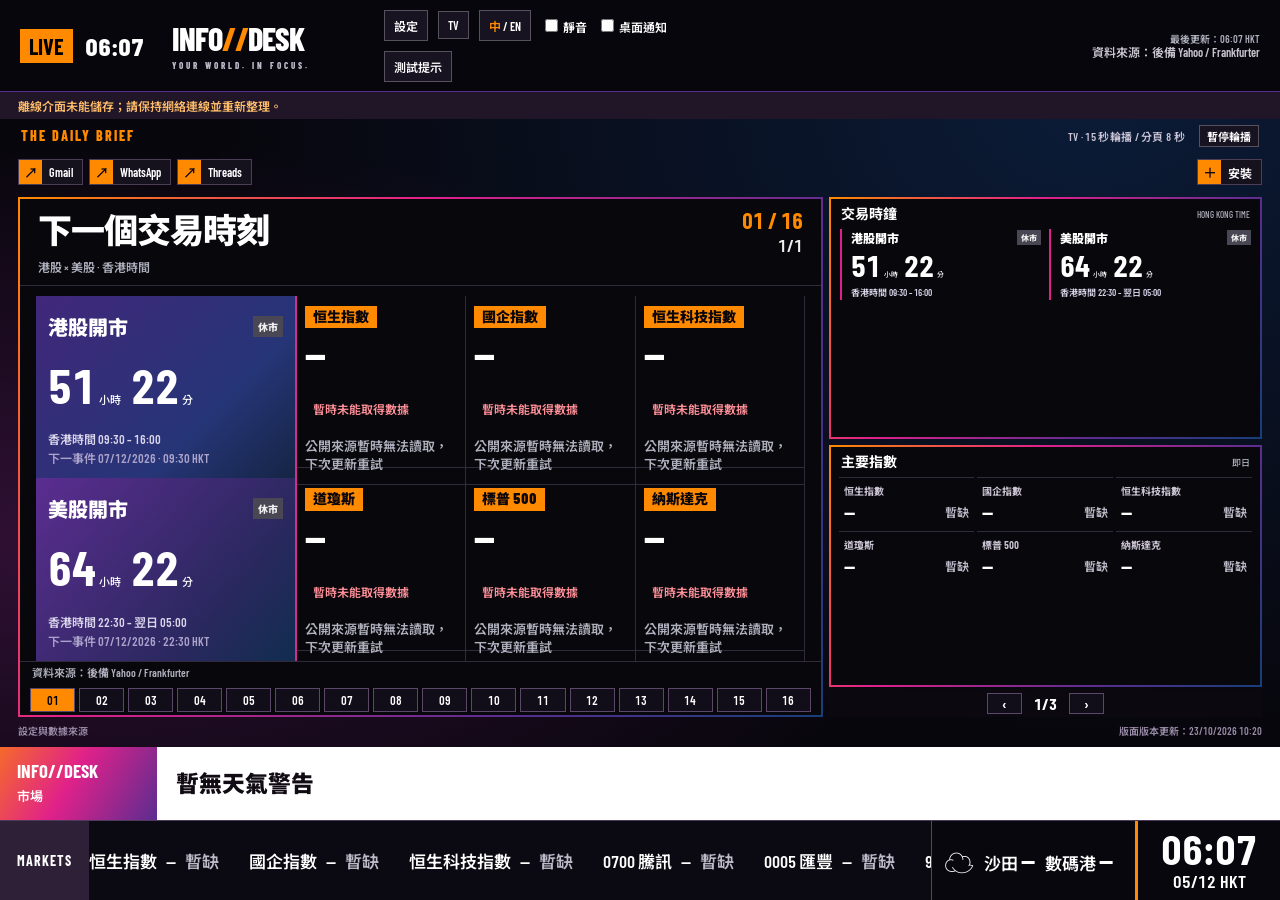
<file: index.html>
<!doctype html>
<!-- Last updated: 30/10/2026 08:59 (HKT) · branch bus-custom: user bus routes + watchlist settings (localStorage), NR83 schedule card, TV/mobile tidy -->
<html lang="zh-Hant-HK">
<head>
<meta charset="utf-8"><meta name="viewport" content="width=device-width,initial-scale=1,viewport-fit=cover">
<meta name="referrer" content="no-referrer-when-downgrade"><meta name="theme-color" content="#07060C">
<meta name="apple-mobile-web-app-capable" content="yes"><meta name="apple-mobile-web-app-status-bar-style" content="black-translucent"><meta name="apple-mobile-web-app-title" content="INFO//DESK"><meta name="application-name" content="INFO//DESK">
<meta name="description" content="香港天氣、交通、個人郵件、市場及新聞資訊看板。">
<title>INFO//DESK 個人資訊看板</title>
<link rel="icon" href="icon.svg" type="image/svg+xml"><link rel="apple-touch-icon" sizes="180x180" href="apple-touch-icon.png"><link rel="manifest" href="app.webmanifest">
<link rel="stylesheet" href="https://fonts.googleapis.com/css2?family=Barlow+Condensed:wght@600;700;800&amp;family=Noto+Sans+TC:wght@500;700;900&amp;display=swap">
<script src="tv.js?v=20261023-longbridge4"></script>
<link rel="stylesheet" href="styles.css?v=20261030-bus"><link rel="stylesheet" href="tv.css?v=20261023-longbridge4"><link rel="stylesheet" href="charts.css?v=20261023-longbridge4"><link rel="stylesheet" href="display.css?v=20261030-bus">
<script src="config.js?v=20261023-longbridge4"></script><script src="user-settings.js?v=20261030-bus3"></script><script src="i18n.js?v=20261023-longbridge4" defer></script><script src="public-data.js?v=20261023-longbridge4" defer></script><script src="market-calendar.js?v=20261023-longbridge4" defer></script><script src="forex.js?v=20261023-longbridge4" defer></script><script src="transit-order.js?v=20261023-longbridge4" defer></script><script src="bus-preview.js?v=20261023-longbridge4" defer></script><script src="longbridge-data.js?v=20261023-longbridge4" defer></script><script src="app.js?v=20261030-bus" defer></script><script src="news-extra.js?v=20261023-longbridge4" defer></script><script src="broadcast.js?v=20261023-longbridge4" defer></script><script src="signals.js?v=20261023-longbridge4" defer></script><script src="lightweight-charts.standalone.production.js" defer></script><script src="charts.js?v=20261023-longbridge4" defer></script><script src="display.js?v=20261023-longbridge4" defer></script><script src="nasdaq100.js?v=20261023-longbridge4" defer></script><script src="heatmap.js?v=20261023-longbridge4" defer></script><script src="tv-rail.js?v=20261023-longbridge4" defer></script><script src="market-pulse.js?v=20261023-longbridge4" defer></script><script src="tv-panels.js?v=20261030-bus" defer></script><script src="pwa.js?v=20261023-longbridge4" defer></script>
<link rel="stylesheet" href="market-pulse.css?v=20261023-longbridge4">
</head>
<body>
<div id="deskSurface">
<button id="tvExitButton" type="button" hidden>返回普通版</button>
<header class="topbar">
<div class="live-position"><b>LIVE</b><span id="liveLocation">香港</span></div>
<div class="brand">INFO<span>//</span>DESK<small>YOUR WORLD. IN FOCUS.</small></div>
<div class="header-actions"><button id="tvToggle" class="btn" type="button" aria-pressed="false" aria-label="開啟 TV 模式">TV</button><button id="languageToggle" class="btn language-toggle" type="button" aria-label="切換至英文"><span>中</span> / <span>EN</span></button><label><input id="muteToggle" type="checkbox"> 靜音</label><label><input id="notifyToggle" type="checkbox"> 桌面通知</label><button id="testAlert" class="btn">測試提示</button></div>
<div class="status"><div id="clock">--:--:--</div><div><span id="date">--/--/----</span> <span class="timezone">HKT</span></div><div id="lastUpdate">最後更新：等待資料</div></div>
</header>
<div id="appNotices" class="app-notices" aria-live="polite"><span id="offlineNotice" hidden></span><button id="updateApp" hidden>有新版本，按此更新</button><span id="installHelp" hidden></span></div>
<main class="broadcast-layout">
<div class="program-bar"><span>THE DAILY BRIEF</span><span id="rotationStatus">15 秒輪播 · 香港視角</span><button id="pauseRotation" class="text-button" aria-pressed="false">暫停輪播</button></div>
<nav class="quickbar" aria-label="快捷列"><a data-app="gmail" href="https://mail.google.com/" target="_blank" rel="noopener noreferrer"><i>↗</i>Gmail</a><a data-app="whatsapp" href="https://web.whatsapp.com/" target="_blank" rel="noopener noreferrer"><i>↗</i>WhatsApp</a><a data-app="threads" href="https://www.threads.com/" target="_blank" rel="noopener noreferrer"><i>↗</i>Threads</a><button id="installApp" hidden><i>＋</i><span>安裝</span></button></nav>
<div class="stage-deck">
<section class="panel stage active countdown-stage" data-stage="0" aria-label="開市與收市倒數">
<div class="panel-head"><div><h1>下一個交易時刻</h1><p>MARKET COUNTDOWN <span>港股 × 美股</span></p></div><span class="head-marker">01 / 07</span></div>
<div class="session-row"><div class="countdown-block" id="countdownHK"></div><div class="index-grid" id="hkIndexFocus"></div></div>
<div class="session-row"><div class="countdown-block us" id="countdownUS"></div><div class="index-grid" id="usIndexFocus"></div></div>
<div class="panel-bottom"><div class="source-tag"><b>HKEX / NYSE</b><small>2026–2027 交易日曆</small></div><p>港股按持續交易時段（不含收市競價）；不包含臨時停市。<br>美股自動換算紐約夏令時間。報價可能延遲。</p></div>
</section>
<section class="panel stage transit-stage" data-stage="1" aria-label="即時交通">
<div class="panel-head"><div><h1>即時交通</h1><p>ON THE MOVE <span id="transitUpdated">每 30 秒</span></p></div><button id="transitSort" class="text-button sort-button" aria-pressed="true">按到站排序</button></div>
<div class="next-bus" id="nextBus"><span>下一班車</span><b>正在讀取</b></div><div id="transit" class="panel-body"><div class="loading">正在取得到站時間…</div></div>
<div class="panel-bottom"><div class="source-tag"><b>運輸署 / 九巴 / 城巴</b><small>官方預計到站時間</small></div><p>實際班次以營辦商為準 · 3 分鐘內紫紅色提示</p></div>
</section>
<section class="panel stage weather-stage" data-stage="2" aria-label="香港天氣">
<div class="panel-head"><div><h1>香港天氣</h1><p>WEATHER WATCH <span id="weatherUpdated">每 10 分鐘</span></p></div><span class="head-marker">03 / 07</span></div><div id="weather" class="panel-body"><div class="loading">正在取得天文台資料…</div></div>
<div class="panel-bottom"><div class="source-tag"><b>香港天文台</b><small>準即時觀測 / 官方預報</small></div></div>
</section>
<section class="panel stage market-stage" data-stage="3" aria-label="市場焦點">
<div class="panel-head"><div><h1>市場焦點</h1><p>WATCHLIST <span>即日升跌 · 5 分鐘走勢</span></p></div><span class="head-marker">04 / 07</span></div>
<div class="market-section"><h2>香港 <span id="hkMarketUpdated">每 60 秒</span></h2><div id="hkMarket" class="market-list"><div class="loading">正在取得市場資料…</div></div></div>
<div class="market-section"><h2>美國 <span id="usMarketUpdated">每 60 秒</span></h2><div id="usMarket" class="market-list"><div class="loading">正在取得市場資料…</div></div></div>
<div class="panel-bottom"><div class="source-tag"><b>LONGBRIDGE / YAHOO</b><small>長橋快照 / Yahoo 後備 · 報價可延遲</small></div><p>即日分鐘走勢；報價及圖表可有延遲。</p></div>
</section>
<section class="panel stage trends-stage" data-stage="4" aria-label="香港熱搜">
<div class="panel-head"><div><h1>香港熱搜</h1><p>TRENDING IN HONG KONG <span id="trendsUpdated">每 15 分鐘</span></p></div><a id="threadsOpen" class="threads-button" href="https://www.threads.com/" target="_blank" rel="noopener noreferrer">Threads ↗</a></div>
<div id="trends" class="trends-list"><div class="loading">正在取得香港熱搜…</div></div><div class="panel-bottom"><div class="source-tag"><b>GOOGLE TRENDS · HK</b><small>熱門搜尋 RSS / Jina Reader</small></div><p>依 RSS 順序 · 搜尋量為來源概約值<br>只提示新出現於前 3 位的字眼</p></div>
</section>
<section class="panel stage news-stage" data-stage="5" aria-label="頭條新聞">
<div class="panel-head"><div><h1>頭條新聞</h1><p>THE BIG PICTURE <span>本地 / 國際 / 財經</span></p></div><span class="head-marker">06 / 07</span></div>
<div class="news-columns"><div><h2>香港 <span id="localNewsUpdated">每 60 秒</span></h2><div id="localFilters" class="news-filters"><button data-filter="all" aria-pressed="true">全部</button><button data-filter="now" aria-pressed="false">now</button><button data-filter="cable" aria-pressed="false">有線</button><button data-filter="other" aria-pressed="false">其他</button></div><div id="localNews"><div class="loading">正在取得新聞…</div></div></div><div><h2>國際及財經 <span id="worldNewsUpdated">每 60 秒</span></h2><div id="worldNews"><div class="loading">正在取得新聞…</div></div></div></div>
<div class="panel-bottom"><div class="source-tag"><b>RTHK / GOOGLE NEWS</b><small>公開新聞 / Jina Reader</small></div></div>
</section>
<section class="panel stage us-news-stage" data-stage="6" aria-label="美股新聞"><div class="panel-head"><div><h1>美股新聞</h1><p>CNBC <span id="usNewsUpdated">每 5 分鐘</span></p></div><span class="head-marker">07 / 07</span></div><div id="usNews" class="panel-body"><div class="loading">正在取得新聞…</div></div><div class="panel-bottom"><div class="source-tag"><b>CNBC</b><small>官方 RSS · 英文原文</small></div><p>Top News / Investing / Economy / Asia-Pacific</p></div></section>
<nav class="stage-tabs" aria-label="主畫面切換"><button data-slide="0" aria-current="true">01 <span>市場時鐘</span></button><button data-slide="1">02 <span>交通</span></button><button data-slide="2">03 <span>天氣</span></button><button data-slide="3">04 <span>市場</span></button><button data-slide="4">05 <span>熱搜</span></button><button data-slide="5">06 <span>新聞</span></button><button data-slide="6">07 <span>美股新聞</span></button></nav>
</div>
<aside class="data-rail" aria-label="持續更新資料欄">
<section class="panel rail-countdowns"><h2>交易時鐘 <small>HONG KONG TIME</small></h2><div class="mini-clocks"><div id="miniHK"></div><div id="miniUS"></div></div></section>
<section class="panel rail-indices"><h2>主要指數 <small>即日</small></h2><div id="railIndices" class="rail-index-grid"></div></section>
<section class="panel fx-panel"><div class="white-heading"><h2>外匯</h2><span id="fxUpdated">每 60 秒</span></div><p class="fx-subtitle">市場中間價，非銀行買賣牌價</p><div id="fx" class="panel-body"><div class="loading">正在取得匯率…</div></div></section>
<section class="panel rail-weather"><h2>香港天氣 <small>準即時</small></h2><div id="weatherCompact"></div></section>
<section class="panel gmail-panel collapsed"><button id="gmailToggle" class="panel-toggle" type="button" aria-expanded="false" aria-controls="gmailContent"><span>GMAIL</span><span class="disclosure-arrow" aria-hidden="true">›</span></button><div id="gmailContent" hidden><div class="white-heading"><h2>GMAIL <small>最新 10 封未讀</small></h2><span id="gmailUpdated" hidden>每 5 分鐘</span></div><div class="panel-body"><div class="gmail-toolbar"><button id="gmailAuth" class="btn primary">連接 Gmail（唯讀）</button><button id="gmailDisconnect" class="btn danger" hidden>中斷連接</button></div><div id="gmailHint" class="privacy-note" hidden></div><div id="gmailColumns" class="mail-columns" hidden><span>寄件人 / 標題</span><span>收件時間</span></div><div id="gmail" hidden></div></div></div></section>
<section class="panel whatsapp-panel collapsed"><button id="waToggle" class="panel-toggle" type="button" aria-expanded="false" aria-controls="waContent"><span>WHATSAPP</span><span class="disclosure-arrow" aria-hidden="true">›</span></button><div id="waContent" hidden><div class="wa-body"><div><h2>WHATSAPP <span id="waUnread">—</span><small> 未讀</small></h2><span id="waMode" class="privacy-note">網頁版</span></div><button id="waOpen" class="wa-button">開啟 WhatsApp ↗</button></div><div id="waNote" class="privacy-note">網頁版不會讀取 WhatsApp 資料。</div></div></section>
<section class="panel crypto-panel" aria-label="加密貨幣">
<button id="cryptoToggle" class="crypto-toggle" type="button" aria-expanded="false" aria-controls="cryptoContent"><span>加密貨幣</span><span class="disclosure-arrow" aria-hidden="true">›</span></button>
<div id="cryptoContent" hidden><div class="crypto-status-line"><span data-crypto-status>已暫停連線</span><span id="cryptoUpdated">—</span></div><div id="cryptoMain" class="crypto-main"></div><div class="panel-bottom"><div class="source-tag"><b>COINBASE EXCHANGE</b><small>公開成交串流 / 美元</small></div><p>24 小時升跌 · 每次成交更新</p></div></div>
</section>
</aside>
</main>
<details class="utility"><summary>設定與數據來源 <span>版面版本更新：23/10/2026 10:20</span></summary><div id="runtimeInfo"></div><p>Gmail 仍只使用唯讀權限；公開 Client ID 及路線、自選股集中在 config.js。每個瀏覽器需各自登入。完整操作及來源：<a href="README.md" target="_blank" rel="noopener">README.md</a></p><p>交通 30 秒；天氣 10 分鐘；股票、圖表、外匯、本地及國際新聞 60 秒；美股新聞 5 分鐘；Gmail 只在展開時每 5 分鐘；熱搜 15 分鐘。加密貨幣收起時停線。公開數據離線時顯示上次資料，Gmail 不快取。手機背景或關頁後不保證更新，沒有背景推播。</p><p>交易日曆至 2027 年底；不處理交易所臨時停市。<a href="https://www.nyse.com/trade/hours-calendars" target="_blank" rel="noopener">NYSE</a> / <a href="https://www.hkex.com.hk/News/HKEX-Calendar?sc_lang=en" target="_blank" rel="noopener">HKEX</a></p><p>TradingView Lightweight Charts™ · Copyright (с) 2025 TradingView, Inc. <a href="https://www.tradingview.com/" target="_blank" rel="noopener">TradingView</a> · <a href="LIGHTWEIGHT-CHARTS-LICENSE.txt" target="_blank" rel="noopener">License</a></p></details>
<div class="lower-third"><div class="program-bug"><b>INFO//DESK</b><span id="lowerCategory">香港</span></div><div id="lowerHeadline" class="lower-headline">你嘅世界，一眼掌握。</div></div>
<div id="breaking" class="breaking" role="alert" aria-live="assertive" hidden><b class="breaking-badge">突發</b><span><small id="breakingType">最新</small><strong id="breakingText"></strong></span><button id="breakingClose" aria-label="關閉提示">×</button></div>
<footer class="ticker-shell"><b class="ticker-label">MARKETS</b><div class="ticker-window"><div id="tickerTrack" class="ticker-track"><span>正在載入指數、自選股及外匯…</span></div></div><div id="broadcastCorner"><div id="cornerWeather"></div><div class="corner-clock"><b id="cornerClock">--:--</b><span id="cornerDate">--/-- HKT</span></div></div></footer>
</div>
</body>
</html>
</file>
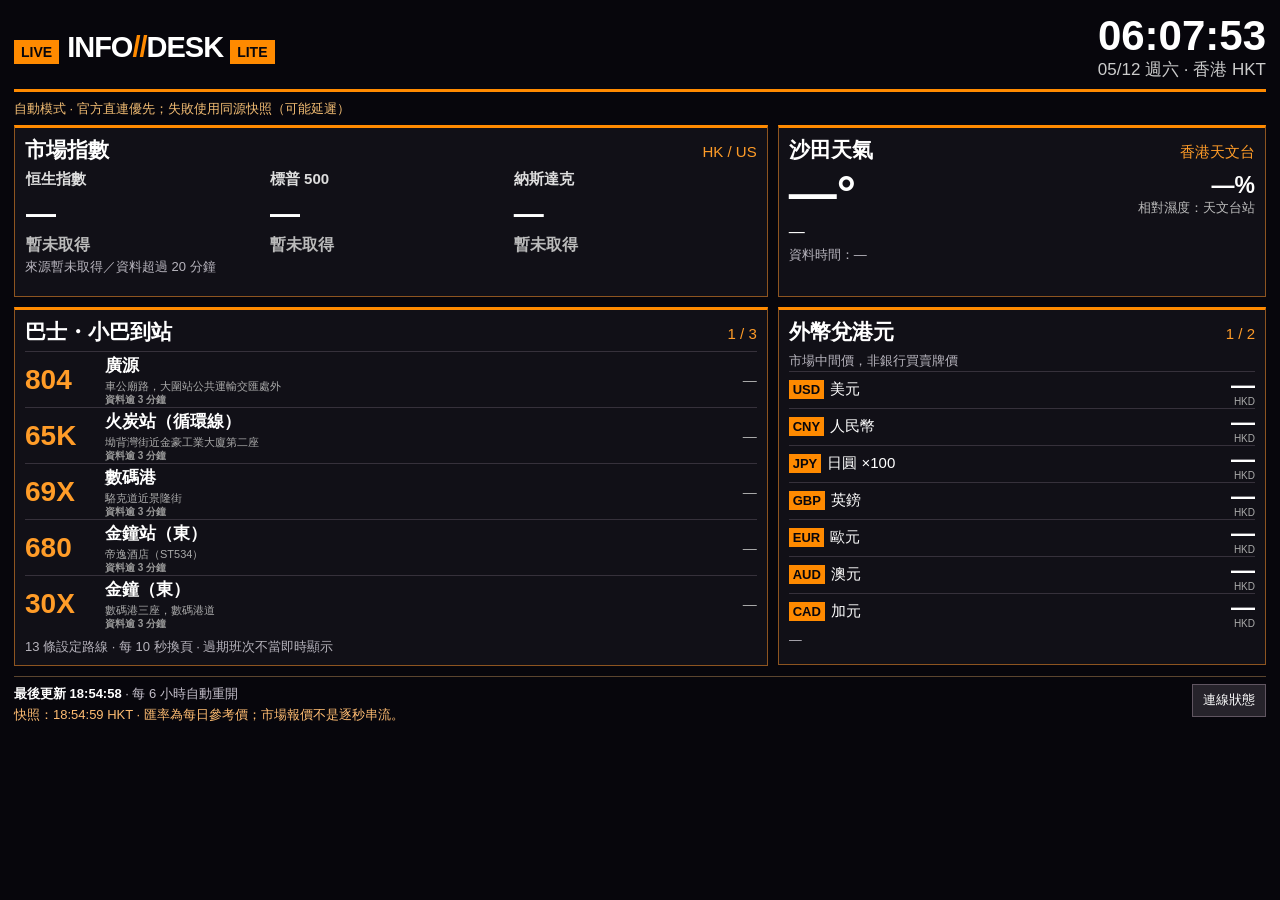
<file: lite.html>
<!doctype html>
<html lang="zh-Hant">
<head>
<meta charset="utf-8">
<meta name="viewport" content="width=device-width, initial-scale=1, maximum-scale=1">
<meta name="apple-mobile-web-app-capable" content="yes">
<meta name="apple-mobile-web-app-status-bar-style" content="black">
<meta name="apple-mobile-web-app-title" content="INFO DESK Lite">
<meta name="theme-color" content="#07060c">
<link rel="apple-touch-icon" href="apple-touch-icon.png">
<title>INFO//DESK LITE · 香港資訊看板</title>
<style>
*{box-sizing:border-box}html,body{margin:0;padding:0;background:#07060c;color:#fff;font-family:-apple-system,"PingFang HK","Helvetica Neue",Arial,sans-serif;-webkit-text-size-adjust:100%}body{padding:14px}a{color:#ff9c28}button{font:inherit;color:#fff;background:#26232b;border:1px solid #605561;padding:5px 10px;cursor:pointer}.mast{display:table;width:100%;border-bottom:3px solid #ff8a00;padding-bottom:10px;margin-bottom:10px}.brand,.clockbox{display:table-cell;vertical-align:middle}.brand{font-size:29px;font-weight:800;letter-spacing:-1px}.brand em{font-style:normal;color:#ff8a00}.tag{display:inline-block;background:#ff8a00;color:#07060c;font-size:14px;font-weight:800;letter-spacing:0;padding:4px 7px;margin-right:8px}.clockbox{text-align:right}.clock{font-size:46px;font-weight:800;line-height:1.15}.date{font-size:17px;color:#ccc}.layout{display:table;table-layout:fixed;width:100%;border-spacing:0}.col{display:table-cell;vertical-align:top}.left{width:61%;padding-right:10px}.right{width:39%}.panel{background:#111017;border:1px solid #8d5420;border-top:3px solid #ff8a00;margin-bottom:10px;padding:10px 12px;overflow:hidden}.head{display:table;width:100%;margin-bottom:6px}.head h2{display:table-cell;font-size:21px;line-height:1.3;margin:0}.page{display:table-cell;text-align:right;color:#ff9c28;font-size:15px;white-space:nowrap}.muted{color:#b7b4bd;font-size:13px;line-height:1.5}.weather{min-height:156px}.weather-main{display:table;width:100%}.temperature{display:table-cell;font-size:58px;font-weight:800;white-space:nowrap}.weather-side{display:table-cell;vertical-align:middle;text-align:right;font-size:23px;font-weight:700}.weather-side small{font-size:13px;display:block;font-weight:400;color:#bbb}.condition{font-size:17px;line-height:1.3;margin:4px 0}.markets{min-height:156px}.market-table{width:100%;border-collapse:collapse;table-layout:fixed}.market-table th{font-size:15px;font-weight:600;text-align:left;color:#ddd}.market-table td{padding-top:7px;vertical-align:top}.market-price{font-size:30px;font-weight:800;white-space:nowrap;letter-spacing:-1px}.change{font-size:16px;font-weight:700;margin-top:4px}.up{color:#00cf6a}.down{color:#ff514a}.flat{color:#bbb}.bus-panel,.fx-panel{min-height:400px}.bus-row{display:table;width:100%;height:64px;border-top:1px solid #36313b;table-layout:fixed}.bus-route{display:table-cell;vertical-align:middle;width:67px;font-size:28px;font-weight:800;color:#ff9c28}.bus-dest{display:table-cell;vertical-align:middle;font-size:17px;font-weight:700;padding-right:5px}.bus-stop{display:block;color:#aaa;font-size:12px;font-weight:400;line-height:1.3;margin-top:3px}.etas{display:table-cell;vertical-align:middle;width:174px;text-align:right}.eta{display:inline-block;text-align:center;width:54px;font-size:24px;font-weight:800}.eta small{display:block;font-size:12px;font-weight:400;color:#bbb;margin-top:2px}.empty{color:#aaa;font-size:14px}.bus-note{font-size:11px;color:#999;line-height:1.4}.fx-row{display:table;width:100%;height:44px;border-top:1px solid #36313b}.fx-name{display:table-cell;vertical-align:middle;width:50%;font-size:15px}.fx-name b{display:inline-block;color:#07060c;background:#ff8a00;font-size:13px;padding:2px 4px;margin-right:6px}.fx-value{display:table-cell;vertical-align:middle;text-align:right;font-weight:800;font-size:24px;white-space:nowrap}.fx-value small{display:block;font-size:11px;font-weight:400;color:#aaa}.footer{border-top:1px solid #5b452f;padding-top:7px;font-size:13px;line-height:1.6;color:#c4bfca}.footer strong{color:#fff}.footer button{float:right}.diagnostics{display:none;white-space:pre-wrap;word-wrap:break-word;background:#18151e;padding:10px;margin-top:8px;font-size:13px;color:#ccc}.status{font-size:13px;margin-bottom:7px;min-height:18px;color:#f4be74}.noscript{padding:20px;color:#ffb456}.version{font-size:11px;color:#888}#errorNote{color:#ffbd72}.source{height:20px;overflow:hidden;white-space:nowrap;text-overflow:ellipsis}.paging-hint{margin-top:6px}.body-portrait .left{width:100%}@media(max-width:700px){body{padding:10px}.layout,.col{display:block;width:100%;padding:0}.brand{font-size:23px}.clock{font-size:35px}.date{font-size:13px}.tag{font-size:11px;margin-right:4px}.market-price{font-size:26px}.bus-dest{font-size:15px}.bus-route{width:57px;font-size:25px}.etas{width:157px}.eta{width:48px;font-size:22px}.weather{min-height:145px}.bus-panel,.fx-panel{min-height:0}.fx-row{height:45px}.clockbox{width:48%}}@media(min-width:1400px){body{max-width:1400px;margin:0 auto}}
</style>
<style>
.mast{padding-bottom:8px;margin-bottom:8px}.clock{font-size:42px;line-height:1.05}.panel{padding:8px 10px}.temperature{font-size:48px;line-height:1.05}.condition{font-size:16px;margin:2px 0}.weather,.markets{height:156px;min-height:156px}.bus-panel,.fx-panel{min-height:358px}.bus-row{height:56px}.bus-stop{font-size:11px;line-height:1.2}.bus-note{font-size:10px;line-height:1.3}.fx-row{height:37px}.footer .version{display:none}@media(max-width:800px){.layout,.col{display:block;width:100%;padding:0}.weather,.markets{height:auto;min-height:150px}.bus-panel,.fx-panel{min-height:0}.bus-row{height:67px}.bus-stop{font-size:13px}.bus-note{font-size:12px}.fx-row{height:49px}.fx-value{font-size:28px}.bus-dest{font-size:18px}.temperature{font-size:54px}}
</style>
<style>
.weather,.markets{height:172px;min-height:172px}.fx-value{line-height:1.05}.fx-value small{font-size:10px;line-height:1}.bus-route{width:80px}@media(max-width:800px){.weather,.markets{height:auto;min-height:150px}}@media(max-width:500px){.bus-route{width:64px;font-size:23px}.bus-dest{font-size:15px}.bus-stop{font-size:11px}.bus-note{font-size:10px}}
</style>
</head>
<body>
<header class="mast"><div class="brand"><span class="tag">LIVE</span>INFO<em>//</em>DESK <span class="tag">LITE</span></div><div class="clockbox"><div class="clock" id="clock">—:—:—</div><div class="date" id="date">香港時間 HKT</div></div></header>
<div class="status" id="status">正在讀取資料；時鐘與其他區塊會獨立運作。</div>
<div class="layout">
 <div class="col left"><section class="panel markets"><div class="head"><h2>市場指數</h2><span class="page">HK / US</span></div><table class="market-table"><thead><tr><th>恒生指數</th><th>標普 500</th><th>納斯達克</th></tr></thead><tbody><tr id="markets"><td class="market-price">—</td><td class="market-price">—</td><td class="market-price">—</td></tr></tbody></table><div class="muted source" id="marketSource">資料來源：—</div></section></div>
 <div class="col right"><section class="panel weather"><div class="head"><h2>沙田天氣</h2><span class="page">香港天文台</span></div><div class="weather-main"><div class="temperature" id="temperature">—°</div><div class="weather-side"><span id="humidity">—%</span><small>相對濕度：天文台站</small></div></div><div class="condition" id="condition">—</div><div class="muted source" id="weatherSource">資料時間：—</div></section></div>
</div>
<div class="layout">
 <div class="col left"><section class="panel bus-panel"><div class="head"><h2>巴士・小巴到站</h2><span class="page" id="busPage">1 / 3</span></div><div id="buses"><div class="empty">—</div></div><div class="muted paging-hint" id="busSource">每 30 秒查詢 · 每頁 5 條路線</div></section></div>
 <div class="col right"><section class="panel fx-panel"><div class="head"><h2>外幣兌港元</h2><span class="page" id="fxPage">1 / 2</span></div><div class="muted">市場中間價，非銀行買賣牌價</div><div id="fx"><div class="empty">—</div></div><div class="muted source" id="fxSource">資料日期：—</div></section></div>
</div>
<footer class="footer"><button type="button" id="diagnosticToggle">連線狀態</button><strong id="lastUpdate">最後更新 —:—:—</strong> · 每 6 小時自動重開<br><span id="errorNote">—</span><span class="version">LITE 25/10/2026 · ES5 / 系統字體 · 無登入及追蹤</span><div class="diagnostics" id="diagnostics"></div></footer>
<noscript><div class="noscript">JavaScript 未啟用。請在 Safari 設定開啟 JavaScript，再重新載入。</div></noscript>
<script src="lite.js?v=20261025-1"></script>
</body>
</html>
</file>
<file: styles.css>
@font-face{font-family:"Desk Condensed";src:url("barlow-condensed.woff2") format("woff2");font-weight:600 800;font-display:swap}
/* Safe areas and the fixed broadcast furniture are accounted for independently. */
:root{--bg:#07060c;--orange:#ff8a00;--magenta:#e0218a;--purple:#5b2d90;--green:#00c853;--red:#ff3b30;--muted:#afb0bd;--line:#302a3c;--ticker:34px;--lower:73px;--font:"Barlow Condensed","Desk Condensed","Arial Narrow","Noto Sans TC","Microsoft JhengHei",sans-serif}
*{box-sizing:border-box}html{background:var(--bg);color:#fff;font-family:var(--font);font-weight:600;font-variant-numeric:tabular-nums}body{margin:0;min-height:100dvh;padding-bottom:calc(var(--ticker) + var(--lower) + env(safe-area-inset-bottom));background:radial-gradient(ellipse at 3% 60%,#631c6670,transparent 53%),radial-gradient(ellipse at 85% 12%,#113b7766,transparent 57%),#07060c;background-attachment:fixed}button,input{font:inherit}a{color:inherit}button{cursor:pointer;border-radius:0}button:disabled{opacity:.45;cursor:default}[hidden]{display:none!important}h1,h2,p{margin:0}h1{font:900 clamp(26px,2.5vw,44px)/1.2 var(--font);letter-spacing:-.03em}h2{font-size:17px;line-height:1.15}h2 small{font-size:11px;font-weight:500;color:var(--muted)}.up{color:var(--green)}.down{color:var(--red)}.flat{color:#bcbac8}.quote-change.up:before{content:"▲ ";font-size:.7em}.quote-change.down:before{content:"▼ ";font-size:.7em}
.topbar{height:92px;display:grid;grid-template-columns:190px 1fr auto 200px;gap:16px;align-items:center;padding:8px 20px;border-bottom:1px solid #5b2d90;background:#07060c}.live-position{display:flex;gap:12px;align-items:center;font-size:25px;font-weight:800}.live-position b{background:var(--orange);color:#000;padding:4px 9px;font-size:22px}.brand{font-size:35px;font-weight:800;letter-spacing:-1px;line-height:1}.brand span{color:var(--orange)}.brand small{display:block;font-size:9px;letter-spacing:3px;margin-top:7px;color:#bcb9c9}.header-actions{display:flex;gap:10px;align-items:center;font-size:12px}.header-actions label{white-space:nowrap}input{accent-color:var(--orange)}.btn,.text-button{border:1px solid #57505d;background:#181321;color:#fff;padding:6px 9px}.text-button{padding:2px 7px;font-size:11px}.btn.primary{background:#fff;color:#09060c;border-color:#fff}.btn.danger{border-color:#ab3844}.status{text-align:right;line-height:1.15}#clock{font-size:39px;font-weight:700}#date,.timezone{font-size:13px;letter-spacing:.6px}#lastUpdate{font-size:10px;color:var(--muted);margin-top:4px}
.broadcast-layout{display:grid;grid-template-columns:minmax(0,65fr) minmax(0,35fr);gap:6px;padding:8px 18px 0;max-width:2200px;margin:auto}.program-bar{grid-column:1/-1;display:flex;align-items:center;gap:14px;padding:0 3px 5px;letter-spacing:2px;font-size:14px}.program-bar>span:first-child{font-weight:800;color:var(--orange)}#rotationStatus{margin-left:auto;color:#cac4d6;letter-spacing:.3px;font-size:11px}.panel{min-width:0;background:linear-gradient(#08070b,#08070b) padding-box,linear-gradient(125deg,var(--orange),var(--magenta) 35%,#5b2d90 72%,#173e7b) border-box;border:2px solid transparent;position:relative}.stage-deck{min-width:0;display:flex;flex-direction:column;height:calc(100dvh - 270px);min-height:550px}.stage{display:none;flex:1;min-height:0;overflow:auto}.stage.active{display:flex;flex-direction:column;animation:wipe .3s ease-out}.panel-head{display:flex;align-items:flex-start;justify-content:space-between;padding:22px 24px 15px;border-bottom:1px solid var(--line)}.panel-head p{font-size:12px;letter-spacing:2px;margin-top:7px;color:#d6d2df}.panel-head p span{color:var(--muted);font-size:11px;letter-spacing:0;margin-left:12px}.head-marker{font-size:15px;letter-spacing:2px;color:var(--orange);padding-top:4px}.panel-body{padding:14px 22px}.panel-bottom{margin-top:auto;display:flex;justify-content:space-between;align-items:center;gap:12px;padding:14px 22px;border-top:1px solid var(--line)}.panel-bottom p{font-size:10px;color:var(--muted);text-align:right;line-height:1.6}.source-tag{background:#fff;color:#0d0b12;padding:6px 12px;flex-shrink:0;line-height:1.1}.source-tag b{display:block;font-size:15px}.source-tag small{display:block;color:#64606c;font-size:10px;margin-top:4px}.stage-tabs{display:flex;height:37px;gap:3px;margin-top:5px}.stage-tabs button{flex:1;background:#0c0913;color:#a7a3b4;border:0;border-top:2px solid #3a304a;font-size:12px;text-align:left;padding:4px 10px}.stage-tabs button:before{content:"";width:5px;height:5px;display:inline-block;background:currentColor;margin-right:7px}.stage-tabs button span{margin-left:6px}.stage-tabs button[aria-current="true"]{border-color:var(--orange);color:#fff;background:#271625}.stage-tabs button[aria-current="true"]:before{color:var(--orange)}
.session-row{display:grid;grid-template-columns:36% 1fr;min-height:190px;flex:1;border-bottom:1px solid var(--line)}.countdown-block{background:linear-gradient(135deg,#41277a,#263577 65%,#142442);padding:22px;display:flex;flex-direction:column;justify-content:center;border-right:2px solid #d42c90}.countdown-block.us{background:linear-gradient(130deg,#5b2d90,#29285e 70%,#102d4e)}.countdown-label{display:flex;justify-content:space-between;align-items:center;gap:8px;font-size:17px;font-weight:900}.market-state{font-size:10px;white-space:nowrap;padding:3px 5px;background:#4a4754;color:#eee}.market-state.trading{color:#041209;background:var(--green)}.countdown-number{font-size:clamp(37px,4.2vw,76px);font-weight:700;white-space:nowrap;line-height:1.05;margin:13px 0}.countdown-number small{font-family:"Noto Sans TC",sans-serif;font-size:.23em;margin-left:3px;font-weight:500}.countdown-number.urgent{color:var(--orange)}.countdown-hours,.countdown-date{font-size:11px;line-height:1.6;color:#dad6eb}.countdown-date{color:#aca3cb}.index-grid{display:grid;grid-template-columns:repeat(3,minmax(0,1fr));align-items:stretch}.focus-quote{padding:26px 12px 16px;border-left:1px solid var(--line);min-width:0;display:flex;flex-direction:column;justify-content:center}.index-caption{font-size:10px;text-align:center;color:#9691a4;letter-spacing:2px;margin-bottom:13px}.quote-name,.location-name{font-size:13px;background:var(--orange);color:#100809;padding:3px 7px;font-weight:900;display:inline-block;align-self:flex-start;line-height:1.3}.focus-quote .quote-price{font-size:clamp(24px,2.65vw,46px);letter-spacing:-1px;line-height:1.1;margin:10px 0 4px}.quote-change{font-size:21px;font-weight:700}.quote-time{font-size:9px;color:#8f899d;line-height:1.4;margin-top:6px}.sparkline{height:38px;width:100%;margin-top:8px;display:block;overflow:visible}.spark-note{font-size:9px;color:#827b91;margin-top:6px}.spark-pending{min-height:42px;font-size:10px;color:#71677d;display:flex;align-items:center}.market-list{display:grid;grid-template-columns:repeat(4,minmax(0,1fr));gap:0}.market-section{padding:10px 22px}.market-section h2{color:var(--orange);font-size:13px;letter-spacing:2px;margin:5px 0 9px}.market-section h2 span{font-size:10px;float:right;color:var(--muted);letter-spacing:0}.market-list .quote{padding:10px;border-left:1px solid var(--line);min-width:0}.market-list .quote:nth-child(-n+3){display:none}.quote-price{font-size:31px;line-height:1.15;margin-top:7px;font-weight:800}.quote-name{font-size:12px}.quote-error,.route-error{font-size:12px;color:#ffb1b8;padding:7px 0;display:block}
.data-rail{height:calc(100dvh - 270px);min-height:550px;overflow-y:auto;display:flex;flex-direction:column;gap:5px;scrollbar-width:thin;scrollbar-color:#5c3a70 #08070b}.data-rail>.panel{flex-shrink:0}.data-rail h2{font-size:14px;padding:7px 10px}.data-rail h2 small{float:right;font-size:9px;line-height:18px}.mini-clocks{display:grid;grid-template-columns:1fr 1fr;padding:0 9px 8px;gap:8px}.mini-clocks>div{border-left:2px solid var(--magenta);padding-left:9px}.mini-clocks .countdown-label{font-size:12px}.mini-clocks .countdown-number{font-size:30px;margin:4px 0}.mini-clocks .countdown-hours{font-size:9px}.mini-clocks .countdown-date{display:none}.mini-clocks .market-state{font-size:8px;padding:2px 4px}.rail-index-grid{display:grid;grid-template-columns:repeat(3,1fr);padding:0 8px 6px;gap:3px}.rail-quote{border-top:1px solid var(--line);padding:5px;display:grid;grid-template-columns:1fr auto;gap:2px}.rail-quote b{font-size:10px;grid-column:1/-1;color:#c9c3d2}.rail-quote strong{font-size:19px;white-space:nowrap}.rail-quote span{font-size:12px;align-self:center}.white-heading{display:flex;align-items:center;justify-content:space-between;background:#f8f7fb;color:#0c0711}.white-heading>span{font-size:10px;padding-right:10px}.white-heading h2 small{color:#625b6b;float:none;margin-left:8px}.data-rail .panel-body{padding:7px 10px}.fx-grid{display:grid;grid-template-columns:repeat(4,minmax(0,1fr));gap:4px}.fx-code{font-size:9px;color:var(--muted)}.fx-rate{font-size:23px;font-weight:700}.fx{border-bottom:1px solid var(--line);padding:3px 0}.fx-note{font-size:9px;color:#9f96ad;line-height:1.5;margin-top:6px}#weatherCompact{padding:0 10px 8px;display:flex;align-items:center;justify-content:space-between;gap:5px;font-size:11px}#weatherCompact strong{font-size:22px;margin-left:6px}#weatherCompact .warning-mini{font-size:10px;color:#ffacd9;max-width:45%}.gmail-toolbar{display:flex;gap:6px;margin-bottom:6px}.gmail-toolbar .btn{font-size:11px;padding:5px 8px}.privacy-note{font-size:9px;color:var(--muted);line-height:1.4}.mail-columns{display:flex;justify-content:space-between;color:#a49bae;font-size:9px;border-bottom:1px solid var(--line);padding:6px 0 3px}.mail-list{max-height:125px;overflow:auto;scrollbar-width:thin}.mail{display:grid;grid-template-columns:1fr 90px;text-decoration:none;border-bottom:1px solid var(--line);padding:6px 0;gap:2px 8px}.sender,.subject{grid-column:1;font-size:11px;white-space:nowrap;overflow:hidden;text-overflow:ellipsis}.sender{font-weight:900}.subject{color:#ddd6e5}.mail-time{grid-column:2;grid-row:1/3;text-align:right;color:var(--muted);font-size:9px;align-self:center}.wa-body{display:flex;justify-content:space-between;align-items:center;padding:5px 9px;gap:8px}.wa-body h2{padding:0}.wa-body h2 small{float:none}.wa-button{background:#fff;color:#101015;border:0;padding:8px 10px;font-size:12px;font-weight:900}.whatsapp-panel>#waNote{padding:0 9px 6px}#waUnread{color:#00c853;margin-left:9px}.loading,.empty,.error{padding:15px 8px;font-size:12px;color:#a59aaf}.error{color:#ff8f98}
.next-bus{display:flex;align-items:center;gap:18px;padding:15px 22px;background:linear-gradient(100deg,#452d85,#303b79 55%,#171126);border-bottom:1px solid #793568}.next-bus>span{background:#fff;color:#211027;padding:5px 9px;font-size:12px;flex-shrink:0}.next-bus>b{font-size:23px;flex:1}.next-bus strong{font-size:42px;line-height:1}.next-bus small{font-size:13px}.transit-stage .panel-body{padding:0 22px}.transit-list{display:flex;flex-direction:column}.route-card{display:grid;grid-template-columns:95px minmax(0,1fr) 44%;align-items:center;gap:12px;padding:12px 0;border-bottom:1px solid var(--line)}.route-identity{min-width:0}.route-no{font-size:47px;line-height:1;font-weight:800;letter-spacing:-1px;background:none;color:#fff}.operator{display:inline-block;font-size:9px;color:#120b08;background:var(--orange);padding:2px 5px;margin-top:5px}.route-dest{font-size:19px;font-weight:900;line-height:1.2}.route-stop{font-size:11px;color:var(--muted);margin-top:5px;line-height:1.5}.etas{display:grid;grid-template-columns:repeat(3,1fr);gap:4px}.eta{text-align:center;border-left:1px solid #45364d;padding:5px 3px;font-size:29px;white-space:nowrap;font-weight:700;line-height:1.1}.eta small{display:block;font-size:9px;color:#b5a9bf;margin-top:5px;white-space:nowrap}.eta.soon{background:var(--magenta);border-color:var(--magenta);color:#fff}.eta.soon small{color:#fff}.etas .route-error{grid-column:1/-1;font-size:11px}
.weather-now{display:grid;grid-template-columns:1fr 1fr;gap:0}.location{padding:8px 18px 15px;border-left:1px solid var(--line)}.temp{font-size:92px;font-weight:700;line-height:1.1}.humidity{font-size:17px}.humidity small{font-size:10px;color:var(--muted)}.warning-box{background:var(--magenta);font-size:17px;padding:10px 14px;margin:13px 0;font-weight:900}.warning-box.none{background:#15271c;color:#b1e1ba}.summary{font-size:17px;line-height:1.65}.forecast{display:grid;grid-template-columns:repeat(3,1fr);margin-top:17px;gap:10px}.day{border-top:2px solid var(--orange);padding:10px 8px}.day-date{color:var(--orange);font-size:17px}.day-temp{font-size:32px}.day-desc{font-size:12px;color:#d6cedd;line-height:1.5}.day-rh{font-size:10px;color:var(--muted);margin-top:6px}.news-columns{display:grid;grid-template-columns:1fr 1fr;gap:18px;padding:14px 22px;overflow:auto}.news-columns h2{font-size:16px;border-bottom:2px solid var(--orange);padding:6px 0 9px}.news-columns h2 span{font-size:10px;color:var(--muted);float:right}.news-item{display:block;text-decoration:none;border-bottom:1px solid var(--line);padding:12px 0}.news-title{display:block;font-size:17px;font-weight:700;line-height:1.4}.news-time{display:block;font-size:10px;color:#a59aaf;margin-top:5px}.news-item:hover,.mail:hover{background:#201527}
.utility{max-width:2200px;margin:6px auto;padding:0 20px;font-size:11px;color:#9a8ca8}.utility summary{cursor:pointer;display:flex;justify-content:space-between}.utility p,.utility #runtimeInfo{padding:8px;line-height:1.7;word-break:break-word}.utility summary span{font-size:10px}.lower-third,.breaking{position:fixed;bottom:calc(var(--ticker) + env(safe-area-inset-bottom));left:0;right:0;height:var(--lower);z-index:30;display:flex;background:#fff;color:#110c14}.program-bug{width:185px;flex-shrink:0;padding:12px 20px;display:flex;flex-direction:column;justify-content:center;background:linear-gradient(120deg,#ff8a00 -20%,#e0218a 45%,#5b2d90);color:#fff}.program-bug b{font-size:22px;line-height:1}.program-bug span{font-size:14px;margin-top:6px}.lower-headline{display:flex;align-items:center;padding:8px 22px;font-size:clamp(20px,2.1vw,34px);font-weight:900;line-height:1.25;overflow:hidden;flex:1}.lower-headline a{text-decoration:none;display:-webkit-box;-webkit-line-clamp:2;-webkit-box-orient:vertical;overflow:hidden}.lower-headline .lower-data{display:flex;gap:18px;align-items:center;flex-wrap:wrap}.lower-headline strong{font-size:1.4em}.breaking{z-index:40;background:#e52431;color:#fff;animation:wipe .3s ease-out}.breaking-badge{width:185px;flex-shrink:0;background:white;color:#d91728;display:grid;place-items:center;font-size:36px}.breaking>span{padding:9px 22px;display:flex;flex-direction:column;justify-content:center;flex:1;min-width:0}.breaking small{font-size:11px;margin-bottom:2px;letter-spacing:2px}.breaking strong{font-size:clamp(18px,2vw,30px);line-height:1.25;display:-webkit-box;-webkit-line-clamp:2;-webkit-box-orient:vertical;overflow:hidden}.breaking button{width:50px;color:#fff;background:#b81622;border:0;font-size:30px}.ticker-shell{position:fixed;bottom:0;left:0;right:0;height:calc(var(--ticker) + env(safe-area-inset-bottom));padding-bottom:env(safe-area-inset-bottom);background:#0b0911;z-index:40;display:flex;align-items:center;border-top:1px solid #4f3a59}.ticker-label{height:100%;display:flex;align-items:center;padding:0 17px;background:#2d2037;color:#fff;font-size:14px;letter-spacing:1px;z-index:1}.ticker-window{overflow:hidden;flex:1}.ticker-track{display:flex;width:max-content;animation:marquee 100s linear infinite;white-space:nowrap;font-size:17px}.ticker-track .ticker-set{display:flex;flex-shrink:0;gap:30px;padding-right:30px}.ticker-track .ticker-item{display:inline-flex;align-items:center;gap:9px}.ticker-item b{font-weight:600;color:#fff}.ticker-track .alert{color:#ffacd9}.ticker-shell:hover .ticker-track,.ticker-shell:focus-within .ticker-track{animation-play-state:paused}.wipe{animation:wipe .3s ease-out}.flash-up{animation:flash-up .5s ease-out}.flash-down{animation:flash-down .5s ease-out}
@keyframes wipe{from{clip-path:inset(0 100% 0 0);transform:translateX(-12px)}to{clip-path:inset(0);transform:translateX(0)}}@keyframes marquee{to{transform:translateX(-50%)}}@keyframes flash-up{from{background-color:#008f46aa}to{background-color:transparent}}@keyframes flash-down{from{background-color:#b9222b99}to{background-color:transparent}}
button:focus-visible,input:focus-visible,a:focus-visible,summary:focus-visible{outline:2px solid var(--orange);outline-offset:3px}
@media(min-width:1400px){.panel{filter:drop-shadow(0 0 3px #c42c6322)}}
@media(min-width:768px) and (max-width:1100px){:where(html:not(.tv-mode)) .topbar{grid-template-columns:130px 1fr auto 150px;padding:8px 12px;gap:8px}:where(html:not(.tv-mode)) .brand{font-size:28px}:where(html:not(.tv-mode)) .header-actions{font-size:10px;gap:4px}:where(html:not(.tv-mode)) #clock{font-size:32px}:where(html:not(.tv-mode)) .broadcast-layout{padding:8px 10px 0;grid-template-columns:63fr 37fr}:where(html:not(.tv-mode)) .panel-head{padding:16px}:where(html:not(.tv-mode)) .countdown-block{padding:14px}:where(html:not(.tv-mode)) .session-row{grid-template-columns:37% 1fr}:where(html:not(.tv-mode)) .countdown-number{font-size:34px}:where(html:not(.tv-mode)) .focus-quote{padding:20px 7px}:where(html:not(.tv-mode)) .focus-quote .quote-price{font-size:25px}:where(html:not(.tv-mode)) .quote-name{font-size:10px}:where(html:not(.tv-mode)) .route-card{grid-template-columns:65px 1fr 45%;gap:7px}:where(html:not(.tv-mode)) .route-no{font-size:36px}:where(html:not(.tv-mode)) .route-dest{font-size:14px}:where(html:not(.tv-mode)) .route-stop{font-size:10px}:where(html:not(.tv-mode)) .eta{font-size:22px}:where(html:not(.tv-mode)) .fx-grid{grid-template-columns:repeat(2,1fr)}:where(html:not(.tv-mode)) .market-list .quote{padding:7px}:where(html:not(.tv-mode)) .quote-price{font-size:24px}:where(html:not(.tv-mode)) .rail-quote strong{font-size:16px}:where(html:not(.tv-mode)) .rail-quote span{font-size:10px}:where(html:not(.tv-mode)) .panel-bottom{padding:10px}:where(html:not(.tv-mode)) .source-tag{padding:5px 7px}:where(html:not(.tv-mode)) .source-tag b{font-size:12px}}
@media(max-width:767px){:root:not(.tv-mode){--lower:82px;--ticker:31px}:where(html:not(.tv-mode)) .topbar{height:auto;min-height:94px;position:sticky;top:0;z-index:20;grid-template-columns:1fr auto;padding:calc(9px + env(safe-area-inset-top)) 12px 8px;gap:7px}:where(html:not(.tv-mode)) .live-position{font-size:20px;gap:8px}:where(html:not(.tv-mode)) .live-position b{font-size:18px;padding:3px 7px}:where(html:not(.tv-mode)) .brand{font-size:22px;grid-column:1;grid-row:2}:where(html:not(.tv-mode)) .brand small{display:none}:where(html:not(.tv-mode)) .status{grid-column:2;grid-row:1/3}:where(html:not(.tv-mode)) #clock{font-size:33px}:where(html:not(.tv-mode)) #date{font-size:12px}:where(html:not(.tv-mode)) #lastUpdate{font-size:9px}:where(html:not(.tv-mode)) .header-actions{grid-row:3;grid-column:1/-1;justify-content:flex-end;font-size:11px;gap:12px}:where(html:not(.tv-mode)) .header-actions .btn{font-size:10px;padding:5px 7px}:where(html:not(.tv-mode)) .broadcast-layout{display:flex;flex-direction:column;padding:9px 10px 0;gap:9px}:where(html:not(.tv-mode)) .program-bar{order:0;font-size:11px;gap:3px;padding-bottom:0}:where(html:not(.tv-mode)) #rotationStatus{font-size:9px}:where(html:not(.tv-mode)) .program-bar .text-button{display:none}:where(html:not(.tv-mode)) .stage-deck,:where(html:not(.tv-mode)) .data-rail{display:contents}:where(html:not(.tv-mode)) .stage{display:flex!important;flex-direction:column;overflow:visible;animation:none!important}:where(html:not(.tv-mode)) .transit-stage{order:1}:where(html:not(.tv-mode)) .countdown-stage{order:2}:where(html:not(.tv-mode)) .weather-stage{order:3}:where(html:not(.tv-mode)) .gmail-panel{order:4}:where(html:not(.tv-mode)) .whatsapp-panel{order:5}:where(html:not(.tv-mode)) .market-stage{order:6}:where(html:not(.tv-mode)) .fx-panel{order:7}:where(html:not(.tv-mode)) .news-stage{order:8}:where(html:not(.tv-mode)) .rail-countdowns,:where(html:not(.tv-mode)) .rail-indices,:where(html:not(.tv-mode)) .rail-weather,:where(html:not(.tv-mode)) .stage-tabs{display:none}:where(html:not(.tv-mode)) .panel-head{padding:14px 12px 10px}:where(html:not(.tv-mode)) h1{font-size:25px}:where(html:not(.tv-mode)) .panel-head p{font-size:9px;letter-spacing:1px}:where(html:not(.tv-mode)) .panel-head p span{font-size:9px;margin-left:6px}:where(html:not(.tv-mode)) .head-marker{font-size:10px}:where(html:not(.tv-mode)) .panel-body{padding:12px}:where(html:not(.tv-mode)) .panel-bottom{padding:10px 12px;align-items:flex-start}:where(html:not(.tv-mode)) .panel-bottom p{font-size:9px;max-width:50%}:where(html:not(.tv-mode)) .source-tag{padding:6px 8px}:where(html:not(.tv-mode)) .source-tag b{font-size:12px}:where(html:not(.tv-mode)) .source-tag small{font-size:9px}:where(html:not(.tv-mode)) .next-bus{gap:8px;padding:10px 12px;flex-wrap:wrap}:where(html:not(.tv-mode)) .next-bus>span{font-size:9px;padding:4px 5px}:where(html:not(.tv-mode)) .next-bus>b{font-size:17px}:where(html:not(.tv-mode)) .next-bus strong{font-size:31px}:where(html:not(.tv-mode)) .next-bus small{font-size:10px}:where(html:not(.tv-mode)) .transit-stage .panel-body{padding:0 12px}:where(html:not(.tv-mode)) .route-card{grid-template-columns:65px 1fr;gap:7px;padding:12px 0}:where(html:not(.tv-mode)) .route-no{font-size:38px}:where(html:not(.tv-mode)) .operator{font-size:8px;padding:2px 4px}:where(html:not(.tv-mode)) .route-dest{font-size:17px}:where(html:not(.tv-mode)) .route-stop{font-size:11px}:where(html:not(.tv-mode)) .etas{grid-column:1/-1;padding-left:72px}:where(html:not(.tv-mode)) .eta{font-size:27px;padding:7px 3px}:where(html:not(.tv-mode)) .eta small{font-size:9px}:where(html:not(.tv-mode)) .session-row{grid-template-columns:1fr;min-height:0}:where(html:not(.tv-mode)) .countdown-block{padding:16px;border-right:0;border-bottom:1px solid #e0218a}:where(html:not(.tv-mode)) .countdown-label{font-size:17px}:where(html:not(.tv-mode)) .countdown-number{font-size:52px;margin:10px 0}:where(html:not(.tv-mode)) .countdown-number small{font-size:14px}:where(html:not(.tv-mode)) .index-grid{min-height:170px}:where(html:not(.tv-mode)) .focus-quote{padding:14px 8px}:where(html:not(.tv-mode)) .focus-quote .quote-price{font-size:28px;letter-spacing:-.7px}:where(html:not(.tv-mode)) .focus-quote .quote-name{font-size:11px}:where(html:not(.tv-mode)) .index-caption{margin-bottom:8px}:where(html:not(.tv-mode)) .quote-change{font-size:19px}:where(html:not(.tv-mode)) .quote-time{font-size:8px}:where(html:not(.tv-mode)) .market-section{padding:10px 12px}:where(html:not(.tv-mode)) .market-list{grid-template-columns:repeat(2,minmax(0,1fr))}:where(html:not(.tv-mode)) .market-list .quote{padding:12px 8px;border-bottom:1px solid var(--line)}:where(html:not(.tv-mode)) .quote-price{font-size:34px}:where(html:not(.tv-mode)) .market-list .quote-name{font-size:12px}:where(html:not(.tv-mode)) .location{padding:5px 10px}:where(html:not(.tv-mode)) .location-name{font-size:10px;padding:3px 5px}:where(html:not(.tv-mode)) .temp{font-size:65px}:where(html:not(.tv-mode)) .humidity{font-size:13px}:where(html:not(.tv-mode)) .humidity small{display:block;font-size:9px}:where(html:not(.tv-mode)) .summary{font-size:14px}:where(html:not(.tv-mode)) .warning-box{font-size:15px;padding:9px}:where(html:not(.tv-mode)) .forecast{gap:5px;margin-top:12px}:where(html:not(.tv-mode)) .day{padding:8px 3px}:where(html:not(.tv-mode)) .day-temp{font-size:24px}:where(html:not(.tv-mode)) .day-desc{font-size:11px}:where(html:not(.tv-mode)) .day-rh{font-size:9px}:where(html:not(.tv-mode)) .fx-panel .white-heading{padding:8px 12px}:where(html:not(.tv-mode)) .fx-panel .white-heading h2{font-size:18px}:where(html:not(.tv-mode)) .fx-panel .white-heading>span{font-size:10px}:where(html:not(.tv-mode)) .fx-grid{grid-template-columns:repeat(2,1fr);gap:8px}:where(html:not(.tv-mode)) .fx-code{font-size:12px}:where(html:not(.tv-mode)) .fx-rate{font-size:30px}:where(html:not(.tv-mode)) .gmail-panel .white-heading{padding:9px 12px}:where(html:not(.tv-mode)) .gmail-panel h2{font-size:18px}:where(html:not(.tv-mode)) .mail-list{max-height:340px}:where(html:not(.tv-mode)) .mail{grid-template-columns:1fr 85px;padding:10px 0}:where(html:not(.tv-mode)) .sender,:where(html:not(.tv-mode)) .subject{font-size:13px}:where(html:not(.tv-mode)) .mail-time{font-size:10px}:where(html:not(.tv-mode)) .privacy-note{font-size:11px}:where(html:not(.tv-mode)) .wa-body{padding:12px}:where(html:not(.tv-mode)) .wa-body h2{font-size:19px}:where(html:not(.tv-mode)) .wa-button{padding:10px;font-size:12px}:where(html:not(.tv-mode)) .whatsapp-panel>#waNote{padding:0 12px 10px}:where(html:not(.tv-mode)) .news-columns{grid-template-columns:1fr;overflow:visible;padding:8px 12px}:where(html:not(.tv-mode)) .news-title{font-size:15px}:where(html:not(.tv-mode)) .news-time{font-size:10px}:where(html:not(.tv-mode)) .utility{padding:0 10px;margin-top:12px}:where(html:not(.tv-mode)) .utility summary{display:block;font-size:11px}:where(html:not(.tv-mode)) .utility summary span{display:block;margin:4px 0;font-size:9px}:where(html:not(.tv-mode)) .program-bug{width:96px;padding:10px}:where(html:not(.tv-mode)) .program-bug b{font-size:16px;letter-spacing:-.4px}:where(html:not(.tv-mode)) .program-bug span{font-size:12px}:where(html:not(.tv-mode)) .lower-headline{font-size:17px;padding:8px 11px}:where(html:not(.tv-mode)) .lower-headline .lower-data{gap:3px 8px;font-size:14px}:where(html:not(.tv-mode)) .lower-headline strong{font-size:1.4em}:where(html:not(.tv-mode)) .breaking-badge{width:65px;font-size:23px}:where(html:not(.tv-mode)) .breaking>span{padding:8px 10px}:where(html:not(.tv-mode)) .breaking strong{font-size:16px}:where(html:not(.tv-mode)) .breaking small{font-size:9px}:where(html:not(.tv-mode)) .breaking button{width:32px;font-size:24px}:where(html:not(.tv-mode)) .ticker-label{font-size:11px;padding:0 9px}:where(html:not(.tv-mode)) .ticker-track{font-size:15px}:where(html:not(.tv-mode)) .countdown-hours,:where(html:not(.tv-mode)) .countdown-date{font-size:11px}}
.session-row{flex:1 0 205px}.focus-quote{padding:16px 10px 12px}.index-caption{margin-bottom:8px}.spark-pending{min-height:25px}.sparkline{height:28px;margin-top:6px}.quote-time{line-height:1.3}.focus-quote .quote-price{margin:8px 0 3px}
@media(min-width:768px){.countdown-stage .panel-head{padding:14px 22px 10px}.countdown-stage h1{font-size:38px}.countdown-stage .panel-bottom{padding:8px 16px}.countdown-stage .source-tag{padding:5px 10px}}
@media(max-width:767px){:where(html:not(.tv-mode)) .session-row{flex:none}:where(html:not(.tv-mode)) .focus-quote{padding:14px 8px}:where(html:not(.tv-mode)) .index-grid{min-height:195px}}
@media(min-width:768px){.transit-stage .panel-head{padding:12px 22px 10px}.transit-stage h1{font-size:34px}.transit-stage .next-bus{padding:10px 22px}.transit-stage .route-card{padding:6px 0}.transit-stage .route-no{font-size:40px}.transit-stage .operator{font-size:8px;margin-top:4px}.transit-stage .panel-bottom{padding:8px 16px}.transit-stage .source-tag{padding:5px 10px}}
@media(prefers-reduced-motion:reduce){*,*:before,*:after{animation:none!important;scroll-behavior:auto!important}.ticker-window{overflow-x:auto}}
/* Public signal panels and numeric flashes. */
.stage-tabs button{min-width:0;padding-left:6px;padding-right:4px;font-size:11px}.stage-tabs button span{margin-left:3px}.stage-tabs button:before{margin-right:3px}
.threads-button{background:#ff8a00;color:#100800;padding:7px 10px;text-decoration:none;font-size:15px;white-space:nowrap;font-weight:900}
.trends-list{display:grid;grid-template-columns:1fr 1fr;padding:0 20px;column-gap:22px;overflow:auto}
.trend-row{display:grid;grid-template-columns:32px minmax(0,1fr);gap:10px;padding:12px 0;border-bottom:1px solid var(--line);align-items:start}
.trend-rank{font-size:23px;color:#ff8a00;line-height:1.2}.trend-term{font-size:18px;line-height:1.2;font-weight:900;text-decoration:none;overflow-wrap:anywhere}.trend-volume{display:block;color:#ffa733;font-size:12px;margin:4px 0}
.trend-articles a{display:block;color:#bbb2a7;font-size:11px;line-height:1.4;margin:3px 0;text-decoration:none}.trend-articles small{color:#8f8477}
.trend-articles a:hover,.trend-term:hover{text-decoration:underline}
.crypto-main{display:grid;grid-template-columns:repeat(3,minmax(0,1fr));flex:1;min-height:250px}
.crypto-quote{padding:24px 18px;border-left:1px solid var(--line);min-width:0;display:flex;flex-direction:column;justify-content:center;position:relative}
.crypto-name{display:flex;align-items:center;gap:10px}.crypto-name b{background:#ff8a00;color:#100800;padding:3px 8px;font-size:21px}.crypto-name span{font-size:14px;color:#ccc3b9}.crypto-currency{font-size:14px;color:#9f9386;margin-top:30px;letter-spacing:2px}
.crypto-price{font-size:clamp(35px,4.4vw,78px);font-weight:700;line-height:1.15;white-space:nowrap;color:#fff;letter-spacing:-1px}.crypto-change{font-size:26px;margin-top:12px}.crypto-time{font-size:11px;color:#aaa093;margin-top:16px}
.crypto-stage .panel-head p{letter-spacing:1px}.crypto-stage.stale .crypto-price,.rail-crypto.stale .crypto-price{opacity:.65}
[data-crypto-status]{color:#ffb866}[data-crypto-status][data-state="live"]{color:#00c853}
.crypto-rail{display:grid;grid-template-columns:repeat(3,minmax(0,1fr));padding:0 5px 7px}.crypto-rail .crypto-quote{padding:7px;min-height:0}.crypto-rail .crypto-name b{font-size:12px;padding:2px 4px}.crypto-rail .crypto-name span,.crypto-rail .crypto-currency{display:none}.crypto-rail .crypto-price{font-size:24px;letter-spacing:0;margin-top:7px}.crypto-rail .crypto-change{font-size:14px;margin-top:4px}.crypto-rail .crypto-time{font-size:9px;margin-top:3px}
.quote-price,.fx-rate,.rail-value,.ticker-value{color:#fff}
.flash-up :is(.quote-price,.fx-rate,.rail-value,.crypto-price,.ticker-value){animation:ink-up .5s ease-out}
.flash-down :is(.quote-price,.fx-rate,.rail-value,.crypto-price,.ticker-value){animation:ink-down .5s ease-out}
@keyframes ink-up{0%,65%{color:#00c853}100%{color:#fff}}@keyframes ink-down{0%,65%{color:#ff3b30}100%{color:#fff}}

@media(min-width:768px){#usMarket{grid-template-columns:repeat(5,minmax(0,1fr))}#usMarket .quote{padding:8px}#usMarket .quote-price{font-size:28px}#usMarket .quote-change{font-size:18px}#usMarket .spark-pending{min-height:15px}#usMarket .sparkline{height:20px}}
@media(min-width:768px) and (max-width:1100px){:where(html:not(.tv-mode)) .stage-tabs button span{display:none}:where(html:not(.tv-mode)) .crypto-price{font-size:34px}:where(html:not(.tv-mode)) .crypto-name{display:block}:where(html:not(.tv-mode)) .crypto-name span{display:block;margin-top:7px}:where(html:not(.tv-mode)) .crypto-rail .crypto-price{font-size:18px}:where(html:not(.tv-mode)) .trends-list{padding:0 12px;column-gap:10px}:where(html:not(.tv-mode)) .trend-term{font-size:16px}}
@media(max-width:767px){:where(html:not(.tv-mode)) .crypto-panel{order:11}:where(html:not(.tv-mode)) .fx-panel{order:7}:where(html:not(.tv-mode)) .trends-stage{order:8}:where(html:not(.tv-mode)) .news-stage{order:9}:where(html:not(.tv-mode)) .rail-crypto{display:none}:where(html:not(.tv-mode)) .trends-list{grid-template-columns:1fr;padding:0 12px;overflow:visible}:where(html:not(.tv-mode)) .trend-row{padding:14px 0}:where(html:not(.tv-mode)) .trend-term{font-size:19px}:where(html:not(.tv-mode)) .trend-articles a{font-size:12px}:where(html:not(.tv-mode)) .threads-button{font-size:12px;padding:6px 8px}:where(html:not(.tv-mode)) .crypto-main{grid-template-columns:1fr;min-height:0}:where(html:not(.tv-mode)) .crypto-quote{padding:20px;border-left:0;border-bottom:1px solid var(--line)}:where(html:not(.tv-mode)) .crypto-currency{margin-top:15px}:where(html:not(.tv-mode)) .crypto-price{font-size:58px}:where(html:not(.tv-mode)) .crypto-change{font-size:23px;margin-top:5px}:where(html:not(.tv-mode)) .crypto-time{margin-top:8px}:where(html:not(.tv-mode)) .crypto-name b{font-size:18px}:where(html:not(.tv-mode)) .crypto-name span{font-size:14px}}

/* Bilingual interface, per-unit HKD references, opt-in crypto. */
.language-toggle{white-space:nowrap}.language-toggle[data-language="tc"] span:first-child,.language-toggle[data-language="en"] span:last-child{color:var(--orange)}
.fx-subtitle{font-size:11px;padding:7px 10px 0;color:#cdc8d8;line-height:1.4}.fx-grid{grid-template-columns:repeat(3,minmax(0,1fr));gap:6px}
.fx{min-width:0;padding:6px 2px}.fx-label{display:flex;align-items:center;gap:5px;font-size:11px;line-height:1.15;min-height:24px}.fx-label b{background:var(--orange);color:#000;font-size:12px;padding:3px 5px;flex-shrink:0}.fx-label span{color:#ccc5d8}.fx-code{margin-top:5px;font-size:10px}.fx-rate{font-size:27px;white-space:nowrap}.fx-change{font-size:13px;line-height:1.4}.fx-date{color:var(--muted);font-size:9px;line-height:1.4}.fx-note{font-size:10px}
.crypto-toggle{border:0;background:#0b0912;color:#fff;width:100%;display:flex;justify-content:space-between;align-items:center;padding:10px 12px;text-align:left;font-size:17px;font-weight:800}.disclosure-arrow{font-size:25px;line-height:1;color:var(--orange);transition:transform .3s}.crypto-toggle[aria-expanded="true"] .disclosure-arrow{transform:rotate(90deg)}.crypto-status-line{display:flex;justify-content:space-between;padding:8px 12px;font-size:11px;border-top:1px solid var(--line)}.crypto-panel .crypto-main{min-height:0}.crypto-panel .crypto-quote{padding:14px 10px}.crypto-panel .crypto-name{display:block}.crypto-panel .crypto-name b{font-size:15px}.crypto-panel .crypto-name span{display:block;margin-top:5px;font-size:12px}.crypto-panel .crypto-currency{margin-top:12px;font-size:11px}.crypto-panel .crypto-price{font-size:29px;letter-spacing:0}.crypto-panel .crypto-change{font-size:17px;margin-top:5px}.crypto-panel .crypto-time{font-size:10px;margin-top:8px}.crypto-panel.stale .crypto-price{opacity:.65}.crypto-panel .panel-bottom{padding:10px}.crypto-panel .source-tag{padding:5px}.crypto-panel .source-tag b{font-size:12px}
html[lang="en-HK"] h1,html[lang="en-HK"] h2,html[lang="en-HK"] .crypto-toggle{text-transform:uppercase}
html[lang="en-HK"] .countdown-label{font-size:16px;flex-wrap:wrap}html[lang="en-HK"] .mini-clocks .countdown-label{font-size:12px}html[lang="en-HK"] .countdown-number small{font-family:var(--font);font-size:.26em}html[lang="en-HK"] .route-stop{font-size:11px}html[lang="en-HK"] .route-dest{font-size:20px}html[lang="en-HK"] .breaking-badge{font-size:30px}html[lang="en-HK"] .mini-clocks .countdown-number{font-size:28px}
@media(min-width:768px) and (max-width:1100px){:where(html:not(.tv-mode)) .fx-grid{grid-template-columns:repeat(2,minmax(0,1fr))}:where(html:not(.tv-mode)) .crypto-panel .crypto-main{grid-template-columns:1fr}:where(html:not(.tv-mode)) .crypto-panel .crypto-price{font-size:40px}html:not(.tv-mode)[lang="en-HK"] .route-dest{font-size:16px}:where(html:not(.tv-mode)) .header-actions{flex-wrap:wrap;justify-content:flex-end}}
@media(max-width:767px){:where(html:not(.tv-mode)) .fx-grid{grid-template-columns:repeat(2,minmax(0,1fr));gap:10px}:where(html:not(.tv-mode)) .fx-label{font-size:13px}:where(html:not(.tv-mode)) .fx-rate{font-size:32px}:where(html:not(.tv-mode)) .fx-change{font-size:16px}:where(html:not(.tv-mode)) .fx-date{font-size:10px}:where(html:not(.tv-mode)) .crypto-panel .crypto-main{grid-template-columns:1fr}:where(html:not(.tv-mode)) .crypto-panel .crypto-price{font-size:58px}:where(html:not(.tv-mode)) .crypto-panel .crypto-name{display:flex}:where(html:not(.tv-mode)) .crypto-panel .crypto-quote{padding:20px}:where(html:not(.tv-mode)) .crypto-panel .crypto-change{font-size:23px}:where(html:not(.tv-mode)) .crypto-panel .crypto-toggle{font-size:20px;padding:12px}:where(html:not(.tv-mode)) .header-actions{gap:8px}html:not(.tv-mode)[lang="en-HK"] .header-actions{font-size:10px;gap:7px}html:not(.tv-mode)[lang="en-HK"] .breaking-badge{font-size:17px}html:not(.tv-mode)[lang="en-HK"] .route-dest{font-size:20px}html:not(.tv-mode)[lang="en-HK"] .countdown-number{font-size:50px}}

/* Compact message panels, stable transport rows and PWA chrome. */
.app-notices{display:flex;flex-wrap:wrap;gap:6px;background:#201628;color:#ffbd69;font-size:12px;padding:0 max(18px,env(safe-area-inset-left))}
.app-notices:has(> :not([hidden])){padding-top:5px;padding-bottom:5px}
.app-notices button{background:var(--orange);color:#000;border:0;padding:3px 9px;font-weight:800}
.quickbar{grid-column:1/-1;display:flex;align-items:center;gap:6px;min-height:28px;margin-bottom:2px}
.quickbar a,.quickbar button{display:inline-flex;gap:7px;align-items:center;text-decoration:none;background:#15111d;border:1px solid #4d3e58;color:#fff;font-size:12px;padding:0 9px 0 0;height:26px;white-space:nowrap}
.quickbar i{font-style:normal;background:var(--orange);color:#08060c;display:grid;place-items:center;align-self:stretch;min-width:23px;font-size:14px}
#installApp{margin-left:auto}
.panel-toggle{border:0;background:#0b0912;color:#fff;width:100%;display:flex;justify-content:space-between;align-items:center;padding:9px 12px;text-align:left;font-size:17px;font-weight:800}
.panel-toggle[aria-expanded="true"] .disclosure-arrow{transform:rotate(90deg)}
.collapsed{min-height:0!important}
#waNote{padding:0 10px 9px}
.gmail-panel:has(#gmailAuth:not([hidden])) .white-heading{display:none}
.gmail-toolbar{margin-bottom:0}
.sort-button{white-space:nowrap;font-size:12px;padding:6px 9px;border-color:var(--orange);margin-top:3px}
.sort-button[aria-pressed="true"]{background:var(--orange);color:#09060c}
.no-service .route-no,.no-service .route-dest,.no-service .route-error{color:#8f899b}
.no-service .operator{background:#49434e;color:#c8c3cc}
.route-error small{display:block;font-size:10px}
.news-filters{display:flex;gap:4px;padding:7px 0}
.news-filters button{padding:4px 10px;background:#19131f;color:#c9c3cf;border:1px solid #58425f;font-size:12px}
.news-filters button[aria-pressed="true"]{background:var(--orange);color:#000;border-color:var(--orange)}
.news-filters button.source-failed{background:#37333c;color:#a39ca9;border-color:#655b6b}
.news-source{background:var(--orange);color:#000;display:inline-block;font-size:11px;padding:2px 5px;margin-bottom:5px}
.us-news-stage #usNews{display:grid;grid-template-columns:1fr 1fr;gap:0 24px}
.us-news-stage .news-list{display:contents}
.us-news-stage .news-title{font-family:var(--font);font-size:20px}
.stage-deck,.data-rail{height:var(--deck-height,calc(100dvh - 285px));min-height:0}
.stage-tabs,.panel-head,.panel-bottom,.next-bus{flex-shrink:0}
.transit-stage .panel-body{min-height:0;overflow:auto;flex:1}
.data-rail{padding-bottom:4px}
body{padding-bottom:calc(var(--ticker) + var(--lower) + env(safe-area-inset-bottom) + 22px)}
.topbar{padding-left:max(20px,env(safe-area-inset-left));padding-right:max(20px,env(safe-area-inset-right))}
.program-bug{width:157px;padding:10px 17px}.program-bug b{font-size:18.7px}.program-bug span{font-size:13px;margin-top:5px}
.lower-headline{font-size:clamp(17px,1.785vw,29px);padding:7px 19px}
.breaking-badge{width:157px;font-size:30.6px}.breaking>span{padding:8px 19px}.breaking strong{font-size:clamp(15.3px,1.7vw,25.5px)}
.breaking small{font-size:10px}.breaking button{width:43px;font-size:25px}
html[lang="en-HK"] .breaking-badge{font-size:25.5px}
@media(max-width:767px){:root:not(.tv-mode){--lower:70px}:where(html:not(.tv-mode)) .quickbar{order:-1;gap:5px;margin:0}:where(html:not(.tv-mode)) .quickbar a,:where(html:not(.tv-mode)) .quickbar button{font-size:12px;padding-right:7px;height:28px;gap:5px}:where(html:not(.tv-mode)) .quickbar i{min-width:20px}:where(html:not(.tv-mode)) .broadcast-layout{padding-left:max(10px,env(safe-area-inset-left));padding-right:max(10px,env(safe-area-inset-right))}:where(html:not(.tv-mode)) .stage-deck,:where(html:not(.tv-mode)) .data-rail{height:auto;min-height:0}:where(html:not(.tv-mode)) .transit-stage .panel-body{overflow:visible;flex:none}:where(html:not(.tv-mode)) .gmail-panel.collapsed{order:11}:where(html:not(.tv-mode)) .whatsapp-panel.collapsed{order:12}:where(html:not(.tv-mode)) .crypto-panel{order:13}:where(html:not(.tv-mode)) .us-news-stage{order:10}:where(html:not(.tv-mode)) .panel-toggle{font-size:20px;padding:11px 12px}:where(html:not(.tv-mode)) .sort-button{font-size:11px;padding:5px 6px}:where(html:not(.tv-mode)) .us-news-stage #usNews{display:block}:where(html:not(.tv-mode)) .us-news-stage .news-list{display:block}:where(html:not(.tv-mode)) .us-news-stage .news-title{font-size:18px}:where(html:not(.tv-mode)) .program-bug{width:86px;padding:8px}:where(html:not(.tv-mode)) .program-bug b{font-size:13.6px}:where(html:not(.tv-mode)) .program-bug span{font-size:13px;margin-top:5px}:where(html:not(.tv-mode)) .lower-headline{font-size:14.5px;padding:7px 9px}:where(html:not(.tv-mode)) .lower-headline .lower-data{font-size:13px;gap:3px 6px}:where(html:not(.tv-mode)) .breaking-badge{width:61px;font-size:19.5px}:where(html:not(.tv-mode)) .breaking>span{padding:6px 8px}:where(html:not(.tv-mode)) .breaking strong{font-size:13.6px}:where(html:not(.tv-mode)) .breaking small{font-size:13px;letter-spacing:0}:where(html:not(.tv-mode)) .breaking button{width:29px;font-size:22px}html:not(.tv-mode)[lang="en-HK"] .breaking-badge{font-size:13px}:where(html:not(.tv-mode)) .app-notices{font-size:11px;padding-left:12px;padding-right:12px}
}

/* bus-custom 30/10/2026: settings dialog (user bus routes + watchlist) */
.settings-dialog{width:min(560px,94vw);max-height:88vh;overflow:auto;background:#0b0b10;color:#fff;border:2px solid #ff8a00;padding:18px 20px;font-size:17px}
.settings-dialog::backdrop{background:rgba(0,0,0,.7)}
.settings-dialog h2{margin:0 0 8px;font-size:26px}.settings-dialog h2 small{font-size:13px;opacity:.65;margin-left:8px}
.settings-dialog h3{margin:16px 0 6px;font-size:19px;color:#ff8a00}
.set-list{list-style:none;margin:0;padding:0}.set-list li{display:flex;align-items:center;gap:6px;padding:6px 0;border-bottom:1px solid #222}
.set-list li span{flex:1;min-width:0;overflow:hidden;text-overflow:ellipsis;white-space:nowrap}.set-list li small{opacity:.6;margin-left:6px}
.settings-dialog button,.settings-dialog select,.settings-dialog input{font:inherit;font-size:16px;min-height:38px;background:#17171f;color:#fff;border:1px solid #444;padding:4px 10px}
.set-list button{min-width:38px;padding:0}
.set-add{display:flex;gap:6px;margin-top:8px;flex-wrap:wrap}.set-add select#busStop{flex:1;min-width:0}
.set-msg{font-size:14px;opacity:.7;margin:6px 0}
.set-actions{display:flex;justify-content:flex-end;gap:8px;margin-top:16px}.settings-dialog .primary{background:#ff8a00;color:#000;border-color:#ff8a00}
.route-schedule{color:#ffd28a}
html.tv-mode #settingsOpen{display:none}
/* bus-custom tidy 30/10/2026: mobile — wider route-number column so 281A/NR83 never overlap the destination */
@media(max-width:767px){
:where(html:not(.tv-mode)) .route-card{grid-template-columns:92px minmax(0,1fr);gap:10px}
:where(html:not(.tv-mode)) .route-no{font-size:36px;letter-spacing:-.5px}
:where(html:not(.tv-mode)) .route-dest{font-size:21px}
:where(html:not(.tv-mode)) .route-stop{font-size:14px;line-height:1.35}
:where(html:not(.tv-mode)) .header-actions{flex-wrap:wrap;row-gap:6px}
}
</file>
<file: tv.css>
/* Fixed FHD typography: 125% of the regular desktop rules, never viewport-width dependent. */
:where(html.tv-mode) h1{font:900 55px/1.2 var(--font)}
:where(html.tv-mode) h2{font-size:21.25px}
:where(html.tv-mode) h2 small{font-size:13.75px}
:where(html.tv-mode) .live-position{font-size:31.25px}
:where(html.tv-mode) .live-position b{font-size:27.5px}
:where(html.tv-mode) .brand{font-size:43.75px}
:where(html.tv-mode) .brand small{font-size:11.25px}
:where(html.tv-mode) .header-actions{font-size:15px}
:where(html.tv-mode) .text-button{font-size:13.75px}
:where(html.tv-mode) #clock{font-size:48.75px}
:where(html.tv-mode) #date,:where(html.tv-mode) .timezone{font-size:16.25px}
:where(html.tv-mode) #lastUpdate{font-size:12.5px}
:where(html.tv-mode) .program-bar{font-size:17.5px}
:where(html.tv-mode) #rotationStatus{font-size:13.75px}
:where(html.tv-mode) .panel-head p{font-size:15px}
:where(html.tv-mode) .panel-head p span{font-size:13.75px}
:where(html.tv-mode) .head-marker{font-size:18.75px}
:where(html.tv-mode) .panel-bottom p{font-size:12.5px}
:where(html.tv-mode) .source-tag b{font-size:18.75px}
:where(html.tv-mode) .source-tag small{font-size:12.5px}
:where(html.tv-mode) .stage-tabs button{font-size:15px}
:where(html.tv-mode) .countdown-label{font-size:21.25px}
:where(html.tv-mode) .market-state{font-size:12.5px}
:where(html.tv-mode) .countdown-number{font-size:95px}
:where(html.tv-mode) .countdown-hours,:where(html.tv-mode) .countdown-date{font-size:13.75px}
:where(html.tv-mode) .index-caption{font-size:12.5px}
:where(html.tv-mode) .quote-name,:where(html.tv-mode) .location-name{font-size:16.25px}
:where(html.tv-mode) .focus-quote .quote-price{font-size:57.5px}
:where(html.tv-mode) .quote-change{font-size:26.25px}
:where(html.tv-mode) .quote-time{font-size:11.25px}
:where(html.tv-mode) .spark-note{font-size:11.25px}
:where(html.tv-mode) .spark-pending{font-size:12.5px}
:where(html.tv-mode) .market-section h2{font-size:16.25px}
:where(html.tv-mode) .market-section h2 span{font-size:12.5px}
:where(html.tv-mode) .quote-price{font-size:38.75px}
:where(html.tv-mode) .quote-name{font-size:15px}
:where(html.tv-mode) .quote-error,:where(html.tv-mode) .route-error{font-size:15px}
:where(html.tv-mode) .data-rail h2{font-size:17.5px}
:where(html.tv-mode) .data-rail h2 small{font-size:11.25px}
:where(html.tv-mode) .mini-clocks .countdown-label{font-size:15px}
:where(html.tv-mode) .mini-clocks .countdown-number{font-size:37.5px}
:where(html.tv-mode) .mini-clocks .countdown-hours{font-size:11.25px}
:where(html.tv-mode) .mini-clocks .market-state{font-size:10px}
:where(html.tv-mode) .rail-quote b{font-size:12.5px}
:where(html.tv-mode) .rail-quote strong{font-size:23.75px}
:where(html.tv-mode) .rail-quote span{font-size:15px}
:where(html.tv-mode) .white-heading>span{font-size:12.5px}
:where(html.tv-mode) .fx-code{font-size:11.25px}
:where(html.tv-mode) .fx-rate{font-size:28.75px}
:where(html.tv-mode) .fx-note{font-size:11.25px}
:where(html.tv-mode) #weatherCompact{font-size:13.75px}
:where(html.tv-mode) #weatherCompact strong{font-size:27.5px}
:where(html.tv-mode) #weatherCompact .warning-mini{font-size:12.5px}
:where(html.tv-mode) .gmail-toolbar .btn{font-size:13.75px}
:where(html.tv-mode) .privacy-note{font-size:11.25px}
:where(html.tv-mode) .mail-columns{font-size:11.25px}
:where(html.tv-mode) .sender,:where(html.tv-mode) .subject{font-size:13.75px}
:where(html.tv-mode) .mail-time{font-size:11.25px}
:where(html.tv-mode) .wa-button{font-size:15px}
:where(html.tv-mode) .loading,:where(html.tv-mode) .empty,:where(html.tv-mode) .error{font-size:15px}
:where(html.tv-mode) .next-bus>span{font-size:15px}
:where(html.tv-mode) .next-bus>b{font-size:28.75px}
:where(html.tv-mode) .next-bus strong{font-size:52.5px}
:where(html.tv-mode) .next-bus small{font-size:16.25px}
:where(html.tv-mode) .route-no{font-size:58.75px}
:where(html.tv-mode) .operator{font-size:11.25px}
:where(html.tv-mode) .route-dest{font-size:23.75px}
:where(html.tv-mode) .route-stop{font-size:13.75px}
:where(html.tv-mode) .eta{font-size:36.25px}
:where(html.tv-mode) .eta small{font-size:11.25px}
:where(html.tv-mode) .etas .route-error{font-size:13.75px}
:where(html.tv-mode) .temp{font-size:115px}
:where(html.tv-mode) .humidity{font-size:21.25px}
:where(html.tv-mode) .humidity small{font-size:12.5px}
:where(html.tv-mode) .warning-box{font-size:21.25px}
:where(html.tv-mode) .summary{font-size:21.25px}
:where(html.tv-mode) .day-date{font-size:21.25px}
:where(html.tv-mode) .day-temp{font-size:40px}
:where(html.tv-mode) .day-desc{font-size:15px}
:where(html.tv-mode) .day-rh{font-size:12.5px}
:where(html.tv-mode) .news-columns h2{font-size:20px}
:where(html.tv-mode) .news-columns h2 span{font-size:12.5px}
:where(html.tv-mode) .news-title{font-size:21.25px}
:where(html.tv-mode) .news-time{font-size:12.5px}
:where(html.tv-mode) .utility{font-size:13.75px}
:where(html.tv-mode) .utility summary span{font-size:12.5px}
:where(html.tv-mode) .program-bug b{font-size:27.5px}
:where(html.tv-mode) .program-bug span{font-size:17.5px}
:where(html.tv-mode) .lower-headline{font-size:42.5px}
:where(html.tv-mode) .breaking-badge{font-size:45px}
:where(html.tv-mode) .breaking small{font-size:13.75px}
:where(html.tv-mode) .breaking strong{font-size:37.5px}
:where(html.tv-mode) .breaking button{font-size:37.5px}
:where(html.tv-mode) .ticker-label{font-size:17.5px}
:where(html.tv-mode) .ticker-track{font-size:21.25px}
:where(html.tv-mode) .stage-tabs button{font-size:13.75px}
:where(html.tv-mode) .threads-button{font-size:18.75px}
:where(html.tv-mode) .trend-rank{font-size:28.75px}
:where(html.tv-mode) .trend-term{font-size:22.5px}
:where(html.tv-mode) .trend-volume{font-size:15px}
:where(html.tv-mode) .trend-articles a{font-size:13.75px}
:where(html.tv-mode) .crypto-name b{font-size:26.25px}
:where(html.tv-mode) .crypto-name span{font-size:17.5px}
:where(html.tv-mode) .crypto-currency{font-size:17.5px}
:where(html.tv-mode) .crypto-price{font-size:97.5px}
:where(html.tv-mode) .crypto-change{font-size:32.5px}
:where(html.tv-mode) .crypto-time{font-size:13.75px}
:where(html.tv-mode) .crypto-rail .crypto-name b{font-size:15px}
:where(html.tv-mode) .crypto-rail .crypto-price{font-size:30px}
:where(html.tv-mode) .crypto-rail .crypto-change{font-size:17.5px}
:where(html.tv-mode) .crypto-rail .crypto-time{font-size:11.25px}
:where(html.tv-mode) .fx-subtitle{font-size:13.75px}
:where(html.tv-mode) .fx-label{font-size:13.75px}
:where(html.tv-mode) .fx-label b{font-size:15px}
:where(html.tv-mode) .fx-code{font-size:12.5px}
:where(html.tv-mode) .fx-rate{font-size:33.75px}
:where(html.tv-mode) .fx-change{font-size:16.25px}
:where(html.tv-mode) .fx-date{font-size:11.25px}
:where(html.tv-mode) .fx-note{font-size:12.5px}
:where(html.tv-mode) .crypto-toggle{font-size:21.25px}
:where(html.tv-mode) .disclosure-arrow{font-size:31.25px}
:where(html.tv-mode) .crypto-status-line{font-size:13.75px}
:where(html.tv-mode) .crypto-panel .crypto-name b{font-size:18.75px}
:where(html.tv-mode) .crypto-panel .crypto-name span{font-size:15px}
:where(html.tv-mode) .crypto-panel .crypto-currency{font-size:13.75px}
:where(html.tv-mode) .crypto-panel .crypto-price{font-size:36.25px}
:where(html.tv-mode) .crypto-panel .crypto-change{font-size:21.25px}
:where(html.tv-mode) .crypto-panel .crypto-time{font-size:12.5px}
:where(html.tv-mode) .crypto-panel .source-tag b{font-size:15px}
html.tv-mode[lang="en-HK"] .countdown-label{font-size:20px}
html.tv-mode[lang="en-HK"] .mini-clocks .countdown-label{font-size:15px}
html.tv-mode[lang="en-HK"] .route-stop{font-size:13.75px}
html.tv-mode[lang="en-HK"] .route-dest{font-size:25px}
html.tv-mode[lang="en-HK"] .breaking-badge{font-size:37.5px}
html.tv-mode[lang="en-HK"] .mini-clocks .countdown-number{font-size:35px}
:where(html.tv-mode) .app-notices{font-size:15px}
:where(html.tv-mode) .quickbar a,:where(html.tv-mode) .quickbar button{font-size:15px}
:where(html.tv-mode) .quickbar i{font-size:17.5px}
:where(html.tv-mode) .panel-toggle{font-size:21.25px}
:where(html.tv-mode) .sort-button{font-size:15px}
:where(html.tv-mode) .route-error small{font-size:12.5px}
:where(html.tv-mode) .news-filters button{font-size:15px}
:where(html.tv-mode) .news-source{font-size:13.75px}
:where(html.tv-mode) .us-news-stage .news-title{font-size:25px}
:where(html.tv-mode) .program-bug b{font-size:23.375px}
:where(html.tv-mode) .program-bug span{font-size:16.25px}
:where(html.tv-mode) .lower-headline{font-size:36.25px}
:where(html.tv-mode) .breaking-badge{font-size:38.25px}
:where(html.tv-mode) .breaking strong{font-size:31.875px}
:where(html.tv-mode) .breaking small{font-size:12.5px}
:where(html.tv-mode) .breaking button{font-size:31.25px}
html.tv-mode[lang="en-HK"] .breaking-badge{font-size:31.875px}
:where(html.tv-mode) .countdown-stage .panel-head{padding:17.5px 27.5px 12.5px}:where(html.tv-mode) .countdown-stage h1{font-size:47.5px}:where(html.tv-mode) .countdown-stage .panel-bottom{padding:10px 20px}:where(html.tv-mode) .countdown-stage .source-tag{padding:6.25px 12.5px}
:where(html.tv-mode) .transit-stage .panel-head{padding:15px 27.5px 12.5px}:where(html.tv-mode) .transit-stage h1{font-size:42.5px}:where(html.tv-mode) .transit-stage .next-bus{padding:12.5px 27.5px}:where(html.tv-mode) .transit-stage .route-card{padding:7.5px 0}:where(html.tv-mode) .transit-stage .route-no{font-size:50px}:where(html.tv-mode) .transit-stage .operator{font-size:10px;margin-top:5px}:where(html.tv-mode) .transit-stage .panel-bottom{padding:10px 20px}:where(html.tv-mode) .transit-stage .source-tag{padding:6.25px 12.5px}
:where(html.tv-mode) #usMarket{grid-template-columns:repeat(5,minmax(0,1fr))}:where(html.tv-mode) #usMarket .quote{padding:10px}:where(html.tv-mode) #usMarket .quote-price{font-size:35px}:where(html.tv-mode) #usMarket .quote-change{font-size:22.5px}:where(html.tv-mode) #usMarket .spark-pending{min-height:18.75px}:where(html.tv-mode) #usMarket .sparkline{height:25px}
/* A native 1920 x 1080 broadcast surface, uniformly contained in any viewport.
   All furniture, including breaking banners, stays inside the 3% safe rectangle. */
#tvToggle[aria-pressed="true"]{background:var(--orange);color:#08060c;border-color:var(--orange)}
#tvToggle[data-awake="true"]::after{content:"";display:inline-block;width:6.25px;height:6.25px;margin-left:6.25px;background:var(--green)}
html.tv-mode{--lower:91.25px;--ticker:42.5px;height:100%;overflow:hidden;-webkit-text-size-adjust:100%;text-size-adjust:100%}
html.tv-mode body{min-height:0;position:fixed;inset:0;height:100%;overflow:hidden;padding:0;background:#07060c}
html.tv-mode #deskSurface{grid-template-columns:minmax(0,1fr)}
html.tv-mode #deskSurface>*{min-width:0}
html.tv-mode #deskSurface{position:fixed;left:var(--tv-center-x,50%);top:var(--tv-center-y,50%);width:1920px;height:1080px;transform:translate(-50%,-50%) scale(var(--tv-scale,1));transform-origin:center;overflow:hidden;padding:32.4px 57.6px;display:grid;grid-template-rows:115px auto minmax(0,1fr) 22.5px var(--lower) var(--ticker);background:radial-gradient(ellipse at 3% 60%,#631c6670,transparent 53%),radial-gradient(ellipse at 85% 12%,#113b7766,transparent 57%),#07060c}
html.tv-mode .topbar{grid-row:1;padding:10px 0;height:115px;grid-template-columns:237.5px 1fr auto 250px}
html.tv-mode #appNotices{grid-row:2;padding-left:0;padding-right:0}
html.tv-mode .broadcast-layout{grid-row:3;width:100%;min-height:0;margin:0;padding:10px 0 5px;grid-template-rows:auto minmax(0,1fr);grid-template-columns:minmax(0,65fr) minmax(0,35fr)}
html.tv-mode .stage-deck,html.tv-mode .data-rail{height:100%;min-height:0;scrollbar-width:none}
html.tv-mode .stage,html.tv-mode .stage .panel-body,html.tv-mode .news-columns{scrollbar-width:none}
html.tv-mode .stage-tabs,html.tv-mode .quickbar,html.tv-mode .news-filters,html.tv-mode .disclosure-arrow,html.tv-mode #testAlert,html.tv-mode #pauseRotation,html.tv-mode #transitSort,html.tv-mode #threadsOpen,html.tv-mode .header-actions label,html.tv-mode .gmail-toolbar,html.tv-mode #waOpen,html.tv-mode #installHelp{display:none!important}
html.tv-mode .panel-toggle,html.tv-mode .crypto-toggle{pointer-events:none;cursor:default}
html.tv-mode .data-rail .collapsed,html.tv-mode .crypto-panel.tv-collapsed{display:none}
html.tv-mode .stage a,html.tv-mode .data-rail a{pointer-events:none}
html.tv-mode .header-actions{gap:12.5px;font-size:15px}
html.tv-mode .panel-head h1{font-size:55px}
html.tv-mode .countdown-stage h1{font-size:47.5px}
html.tv-mode .transit-stage h1{font-size:42.5px}
html.tv-mode .session-row{min-height:225px;flex:1 0 237.5px}
html.tv-mode .transit-stage .panel-head{padding-top:12.5px;padding-bottom:10px}
html.tv-mode .transit-stage .next-bus{padding-top:10px;padding-bottom:10px}
html.tv-mode .transit-stage .route-card{padding-top:5px;padding-bottom:5px}
html.tv-mode .countdown-number{font-size:57.5px}
html.tv-mode .focus-quote .quote-price{font-size:57.5px}
html.tv-mode .mini-clocks .countdown-number{font-size:37.5px}
html.tv-mode[lang="en-HK"] .mini-clocks .countdown-number{font-size:35px}
html.tv-mode .lower-third{grid-row:5;position:relative;left:auto;right:auto;bottom:auto;height:var(--lower)}
html.tv-mode .lower-headline{font-size:36.25px}
html.tv-mode .ticker-shell{grid-row:6;position:relative;left:auto;right:auto;bottom:auto;height:var(--ticker);padding-bottom:0}
html.tv-mode .ticker-shell:hover .ticker-track,html.tv-mode .ticker-shell:focus-within .ticker-track{animation-play-state:running}
html.tv-mode .breaking{position:absolute;left:57.6px;right:57.6px;bottom:calc(32.4px + var(--ticker));height:var(--lower)}
html.tv-mode .breaking strong{font-size:31.875px}
html.tv-mode .utility{grid-row:4;padding:0;margin:0;min-height:0;overflow:hidden;pointer-events:none}
html.tv-mode .utility summary{display:block;text-align:right;font-size:0;list-style:none}
html.tv-mode .utility summary::-webkit-details-marker{display:none}
html.tv-mode .utility summary span{font-size:12.5px;line-height:22.5px}
html.tv-mode .utility>:not(summary){display:none}
/* TV-only low-power presentation; regular desktop/mobile animations are unchanged. */
html.tv-mode .stage,html.tv-mode .stage .panel-body,html.tv-mode .news-columns,html.tv-mode .data-rail{overflow:hidden;scroll-behavior:auto}
html.tv-mode *::-webkit-scrollbar{display:none;width:0;height:0}
html.tv-mode .panel{filter:none}
html.tv-mode .stage.active,html.tv-mode .wipe,html.tv-mode .breaking,html.tv-mode .flash-up,html.tv-mode .flash-down,html.tv-mode .flash-up *,html.tv-mode .flash-down *{animation:none!important;transition:none!important}
html.tv-mode .ticker-track{animation-duration:var(--tv-ticker-duration,100s);will-change:transform}
html.tv-mode .ticker-track[data-tv-ticker="waapi"]{animation:none}
html.tv-mode.tv-background .ticker-track{animation-play-state:paused!important}

/* TV v2: fixed panels and complete-card pagination. No scrolling, even in the ticker. */
.tv-only{display:none}
html.tv-mode .stage-deck,html.tv-mode .data-rail,html.tv-mode #tickerTrack{display:none!important}
html.tv-mode .broadcast-layout{grid-template-rows:28px minmax(0,1fr)}
html.tv-mode .program-bar{grid-row:1;min-height:0}
html.tv-mode .tv-main{display:grid;grid-column:1;grid-row:2;grid-template-rows:104px minmax(0,1fr) 32px;min-height:0;height:100%}
html.tv-mode .tv-main-head{padding:12px 24px;display:flex;justify-content:space-between;gap:16px;border-bottom:1px solid var(--line)}
html.tv-mode .tv-main-head h1{font-size:42px;line-height:1.25}
html.tv-mode .tv-main-head p{font-size:15px;color:var(--muted);margin-top:6px}
html.tv-mode .tv-page-markers{display:flex;flex-direction:column;align-items:flex-end;gap:5px;flex-shrink:0;line-height:1}
html.tv-mode .tv-page-markers b{font-size:22px;color:var(--orange)}
html.tv-mode .tv-page-markers span{font-size:18px;color:#eee}
html.tv-mode .tv-page-body{padding:16px 22px;min-width:0;min-height:0;display:grid;gap:14px;overflow:visible;align-content:stretch}
html.tv-mode .tv-page-body>*{min-width:0;min-height:0}
html.tv-mode .tv-page-source{padding:6px 22px;font-size:13px;color:var(--muted);border-top:1px solid var(--line);line-height:18px}
html.tv-mode .tv-type-clocks{display:flex;flex-direction:column;padding:0;gap:0}
html.tv-mode .tv-session{display:grid;grid-template-columns:34% minmax(0,1fr);flex:1;border-bottom:1px solid var(--line)}
html.tv-mode .tv-session .countdown-block{padding:20px}
html.tv-mode .tv-session .countdown-number{font-size:58px;line-height:1.2;margin:16px 0}
html.tv-mode .tv-session .countdown-label{font-size:22px;flex-wrap:wrap}
html.tv-mode .tv-index-grid{display:grid;grid-template-columns:repeat(3,minmax(0,1fr))}
html.tv-mode .tv-index-grid .tv-quote{padding:16px 12px;gap:5px;border-right:1px solid var(--line)}
html.tv-mode .tv-index-grid .tv-price{font-size:51px}
html.tv-mode .tv-index-grid .tv-change{font-size:27px}
html.tv-mode .tv-index-grid small{font-size:11px}
html.tv-mode .tv-type-hk{grid-template-columns:repeat(2,minmax(0,1fr));grid-template-rows:repeat(var(--tv-rows),minmax(0,1fr))}
html.tv-mode .tv-type-us,html.tv-mode .tv-type-fx{grid-template-columns:repeat(3,minmax(0,1fr));grid-template-rows:repeat(var(--tv-rows),minmax(0,1fr))}
html.tv-mode .tv-quote,html.tv-mode .tv-fx{display:flex;flex-direction:column;justify-content:center;gap:8px;padding:16px 20px;border-bottom:1px solid var(--line);overflow-wrap:anywhere}
html.tv-mode .tv-tag{align-self:flex-start;background:var(--orange);color:#0c070b;padding:3px 8px;font-size:18px;line-height:1.2;font-weight:900}
html.tv-mode .tv-price{display:block;font-size:64px;line-height:1.2;font-weight:800;color:white;letter-spacing:-1px}
html.tv-mode .tv-type-us .tv-quote{padding:12px;gap:5px}
html.tv-mode .tv-type-us .tv-price{font-size:60px}
html.tv-mode .tv-change{font-size:27px;line-height:1.15}
html.tv-mode .tv-quote .tv-change.up:before{content:'▲ '}
html.tv-mode .tv-quote .tv-change.down:before{content:'▼ '}
html.tv-mode .tv-quote small,html.tv-mode .tv-fx small{font-size:13px;line-height:1.4;color:var(--muted)}
html.tv-mode .tv-quote .spark-pending{min-height:18px;font-size:13px}
html.tv-mode .tv-quote .sparkline{height:30px;margin:0}
html.tv-mode .tv-fx-name{display:flex;align-items:center;gap:10px;font-size:20px}
html.tv-mode .tv-type-transit{display:flex;flex-direction:column;justify-content:space-evenly;gap:0;padding:6px 22px}
html.tv-mode .tv-type-transit .route-card{flex:1;grid-template-columns:98px minmax(0,1fr) 43%;gap:14px;padding:6px 0}
html.tv-mode .tv-type-transit .route-no{font-size:50px;line-height:1.2}
html.tv-mode .tv-type-transit .operator{font-size:11px;margin-top:5px}
html.tv-mode .tv-type-transit .route-dest{font-size:25px;line-height:1.15}
html.tv-mode .tv-type-transit .route-stop{font-size:14px;line-height:1.35;margin-top:5px}
html.tv-mode .tv-type-transit .eta{font-size:37px;padding:8px 3px}
html.tv-mode .tv-type-transit .eta small{font-size:12px}
html.tv-mode .tv-type-weather{display:flex;flex-direction:column;gap:10px;justify-content:space-evenly}
html.tv-mode .tv-type-weather>*{flex-shrink:0}
html.tv-mode .tv-type-weather .location{padding:0 12px}
html.tv-mode .tv-type-weather .temp{font-size:76px;line-height:1.2}
html.tv-mode .tv-type-weather .humidity{font-size:19px}
html.tv-mode .tv-type-weather .warning-box{margin:0;padding:7px 12px;font-size:18px}
html.tv-mode .tv-weather-summary{font-size:19px;line-height:1.45;overflow-wrap:anywhere}
html.tv-mode .tv-type-weather .forecast{margin:0;gap:14px}
html.tv-mode .tv-type-weather .day{padding:7px 5px}
html.tv-mode .tv-type-weather .day-date{font-size:21px}
html.tv-mode .tv-type-weather .day-temp{font-size:36px}
html.tv-mode .tv-type-weather .day-desc{font-size:17px;line-height:1.35}
html.tv-mode .tv-type-weather .day-rh{font-size:13px;margin-top:4px}
html.tv-mode .tv-type-weather .fx-note{font-size:12px;margin:0}
html.tv-mode .tv-type-news{grid-template-rows:repeat(var(--tv-rows),minmax(0,1fr))}
html.tv-mode .tv-news-card{border-bottom:1px solid var(--line);display:flex;flex-direction:column;justify-content:center;gap:12px;padding:5px 0}
html.tv-mode .tv-news-card>div{display:flex;align-items:center;gap:12px}
html.tv-mode .tv-news-card small{font-size:15px;color:var(--muted)}
html.tv-mode .tv-news-card a{font-size:28px;line-height:1.3;text-decoration:none;overflow-wrap:anywhere}
html.tv-mode .tv-type-trends{grid-template-columns:repeat(2,minmax(0,1fr));grid-template-rows:repeat(var(--tv-rows),minmax(0,1fr))}
html.tv-mode .tv-trend-card{display:flex;gap:16px;padding:16px 10px;border-bottom:1px solid var(--line);align-items:flex-start;overflow-wrap:anywhere}
html.tv-mode .tv-trend-rank{font-size:34px;color:var(--orange);line-height:1.2;flex:0 0 40px;white-space:nowrap}
html.tv-mode .tv-trend-card>div{min-width:0}
html.tv-mode .tv-trend-card a{display:block;text-decoration:none}
html.tv-mode .tv-trend-term{font-size:30px;line-height:1.2}
html.tv-mode .tv-trend-card small{display:block;color:var(--orange);font-size:18px;margin:8px 0}
html.tv-mode .tv-related{font-size:18px;line-height:1.35;color:#ddd6e5;margin-top:8px}
html.tv-mode .tv-rail{display:grid;grid-row:2;grid-column:2;grid-template-rows:repeat(3,minmax(0,1fr));gap:8px;height:100%;min-width:0;min-height:0}
html.tv-mode .tv-rail-panel{display:grid;grid-template-rows:37px minmax(0,1fr);min-height:0}
html.tv-mode .tv-rail-panel>header{display:flex;justify-content:space-between;align-items:center;padding:6px 14px;border-bottom:1px solid var(--line)}
html.tv-mode .tv-rail-panel h2{font-size:23px}
html.tv-mode .tv-rail-panel>header b{color:var(--orange);font-size:15px}
html.tv-mode #tvRailWeatherBody{padding:9px 14px;display:grid;grid-template-rows:1fr auto;gap:5px;min-height:0}
html.tv-mode .tv-rail-temperatures{display:grid;grid-template-columns:1fr 1fr;gap:12px;min-height:0}
html.tv-mode .tv-rail-temperatures>div{display:grid;grid-template-columns:1fr auto;align-content:center;gap:3px}
html.tv-mode .tv-rail-temperatures b{font-size:18px;align-self:center}
html.tv-mode .tv-rail-temperatures strong{font-size:55px;line-height:1.1;grid-row:1/3;grid-column:2}
html.tv-mode .tv-rail-temperatures small{font-size:11px;color:var(--muted)}
html.tv-mode .tv-rail-warning{padding:6px 9px;background:#15271c;color:#b1e1ba;font-size:17px;line-height:1.3;overflow-wrap:anywhere}
html.tv-mode .active-warning{background:#bd174b;color:#fff;font-weight:900}
html.tv-mode #tvRailTransitBody{display:grid;grid-template-rows:repeat(2,minmax(0,1fr));padding:0 14px;min-height:0}
html.tv-mode .tv-fast-row{display:grid;grid-template-columns:85px minmax(0,1fr) 120px;align-items:center;gap:10px;border-bottom:1px solid var(--line)}
html.tv-mode .tv-fast-row>b{font-size:43px;line-height:1.2}
html.tv-mode .tv-fast-row>span{font-size:23px;line-height:1.15}
html.tv-mode .tv-fast-row>span small{display:block;font-size:12px;color:var(--muted);margin-top:5px}
html.tv-mode .tv-fast-row>strong{font-size:46px;line-height:1.2;text-align:center;padding:5px;white-space:nowrap}
html.tv-mode .tv-fast-row>strong small{display:block;font-size:12px;margin-top:4px}
html.tv-mode .tv-fast-row .soon{background:var(--magenta);color:#fff}
html.tv-mode #tvRailFxBody{display:grid;grid-template-columns:repeat(2,minmax(0,1fr));grid-template-rows:repeat(2,minmax(0,1fr));padding:5px 14px;gap:4px 16px;min-height:0}
html.tv-mode .tv-rail-fx{min-height:0;display:grid;grid-template-columns:auto 1fr;grid-template-rows:auto auto;align-content:center;gap:1px 8px;border-bottom:1px solid var(--line)}
html.tv-mode .tv-rail-fx>div{display:flex;flex-direction:column;gap:3px;justify-content:center}
html.tv-mode .tv-rail-fx .tv-tag{font-size:14px;padding:2px 5px}
html.tv-mode .tv-rail-fx small{font-size:11px;color:var(--muted);white-space:nowrap}
html.tv-mode .tv-rail-fx>strong{font-size:38px;align-self:center;line-height:1.2;text-align:right}
html.tv-mode .tv-rail-fx>span{grid-column:1/-1;font-size:15px;line-height:1.2}
html.tv-mode .tv-empty{padding:20px;font-size:24px;color:var(--muted)}
html.tv-mode #tvTicker{display:flex;height:100%;align-items:center;gap:15px;padding:0 12px}
html.tv-mode .tv-ticker-items{flex:1;min-width:0;display:grid;grid-template-columns:repeat(3,minmax(0,1fr));gap:16px;font-size:21px;line-height:1.15}
html.tv-mode .tv-ticker-items>span{display:block;min-width:0;white-space:normal}
html.tv-mode .tv-ticker-items em{font-style:normal}
html.tv-mode .tv-ticker-page{font-size:16px;color:var(--orange);flex-shrink:0}
html.tv-mode .ticker-window{height:100%;overflow:visible}
html.tv-mode .lower-headline a,html.tv-mode .breaking strong{display:block;-webkit-line-clamp:unset;overflow:visible}
html.tv-mode .tv-main a,html.tv-mode .tv-rail a{pointer-events:none}
html.tv-mode #deskSurface{overscroll-behavior:none}
</file>
<file: charts.css>
/* Actual intraday market charts: all styles scoped to the added chart UI. */
.chart-slot{min-width:0;min-height:0;height:100%;box-sizing:border-box}
.chart-card{position:relative;display:flex;flex-direction:column;min-height:0;min-width:0;border:1px solid #ffffff21;background:#07060c75;padding:10px;overflow:hidden;cursor:pointer}
.chart-card-heading{display:flex;align-items:center;justify-content:space-between;gap:8px;min-width:0;line-height:1.25}
.chart-name{font:800 22px/1.25 'Barlow Condensed','Noto Sans TC',sans-serif;color:#fff;min-width:0}
.chart-session{font:700 12px/1.3 'Barlow Condensed','Noto Sans TC',sans-serif;background:#393641;color:#d4d1dc;padding:3px 5px;white-space:nowrap}
.chart-session.trading{background:#003b24;color:#00c853}
.chart-quote{display:flex;align-items:baseline;flex-wrap:wrap;gap:6px 14px;line-height:1.25;margin:3px 0}
.chart-quote strong{font:800 38px/1.2 'Barlow Condensed',sans-serif;font-variant-numeric:tabular-nums;color:#fff}
.chart-quote>span{font:800 18px/1.3 'Barlow Condensed','Noto Sans TC',sans-serif;white-space:nowrap}
.chart-high-low{display:flex;gap:26px;flex-wrap:wrap;color:#bbb4ca;font-size:16px;font-weight:700;line-height:1.35;margin:2px 0 8px}
.chart-high-low b{color:#fff;font-variant-numeric:tabular-nums}
.chart-plot{position:relative;min-height:50px;min-width:0;flex:1;overflow:hidden}
.chart-time-axis{display:flex;justify-content:space-between;gap:6px;padding:4px 56px 0 3px;color:#bdb8cc;font:700 12px/1.2 'Barlow Condensed',sans-serif;min-height:19px;flex:none}
.chart-caption{font:700 10px/1.3 'Barlow Condensed','Noto Sans TC',sans-serif;color:#a69eb5;min-height:14px;padding-top:4px;flex:none}
.chart-loading{display:flex;height:100%;align-items:center;justify-content:center;color:#a69eb5;font-size:14px;font-weight:700}
.chart-widget{width:100%;height:100%;border:0;display:block;background:#07060c}
.chart-spark{height:52px;min-height:52px;padding:0;border:0;background:transparent;overflow:hidden}
.chart-spark .chart-plot{min-height:0}.chart-spark .chart-loading{font-size:14px}
.spark-holder>.chart-spark{width:100%}.focus-quote>.chart-spark{height:45px;min-height:45px}
.charts-index-grid{display:grid;grid-template-columns:repeat(3,minmax(0,1fr));grid-template-rows:repeat(2,minmax(0,1fr));height:100%;min-height:0;gap:8px}
.chart-focus .chart-name,.chart-modal .chart-name{font-size:30px}.chart-focus .chart-quote strong,.chart-modal .chart-quote strong{font-size:58px}
.chart-focus .chart-high-low,.chart-modal .chart-high-low{font-size:20px}
.chart-modal{padding:0;border:2px solid #e0218a;background:#07060c;color:#fff;width:min(1100px,94vw);height:min(760px,90vh);max-width:none;max-height:none;overflow:hidden;box-sizing:border-box}
.chart-modal[open]{display:grid;grid-template-rows:auto minmax(0,1fr) auto}.chart-modal::backdrop{background:#07060ce6}.chart-modal-open{overflow:hidden!important}
.chart-modal-bar{display:flex;gap:18px;align-items:center;padding:10px 16px;border-bottom:2px solid #ff8a00;min-width:0}.chart-modal-bar>strong{font:800 26px 'Barlow Condensed',sans-serif}
.chart-range-controls{display:flex;gap:4px;flex:1;justify-content:flex-end}.chart-range-controls button,.chart-close{background:#15101c;border:1px solid #5b2d90;color:#fff;border-radius:0;font-size:14px;font-weight:800;padding:6px 10px;cursor:pointer}.chart-range-controls button[aria-pressed=true]{background:#ff8a00;color:#07060c;border-color:#ff8a00}.chart-close{font-size:26px;line-height:1;padding:3px 9px}
.chart-modal-content{min-height:0;min-width:0;padding:10px}.chart-modal[open]{grid-template-columns:minmax(0,1fr)}.chart-modal>*{min-width:0}.chart-credit{padding:5px 16px 9px;font-size:12px;color:#a69eb5;overflow-wrap:anywhere}.chart-credit a{color:#d8d0e3}
.chart-tv.chart-card{padding:12px;cursor:default}.chart-tv .chart-name{font-size:36px;line-height:1.2}.chart-tv .chart-session{font-size:26px;line-height:1.2;padding:3px 8px}.chart-tv .chart-quote strong{font-size:56px;line-height:1.18}.chart-tv .chart-quote>span{font-size:26px;line-height:1.2}.chart-tv .chart-high-low{font-size:28px;line-height:1.2;margin:0 0 8px}.chart-tv .chart-time-axis{font-size:26px;line-height:1.2;min-height:34px;padding-right:94px}.chart-tv .chart-loading{font-size:26px}.chart-tv .chart-caption{display:none}.chart-tv.chart-spark{padding:0;height:70px;min-height:70px}.chart-tv.chart-focus .chart-name{font-size:42px}.chart-tv.chart-focus .chart-quote strong{font-size:72px}.chart-tv.chart-focus .chart-quote>span{font-size:36px}
html.tv-mode .chart-modal{display:none}.chart-tv .chart-widget{pointer-events:none}
.chart-metadata{display:grid;grid-template-columns:minmax(0,1fr) auto;align-items:start;gap:3px 12px}
.chart-card-heading{flex-direction:column;align-items:flex-start;justify-content:flex-start}
.chart-quote{flex-direction:column;align-items:flex-end;justify-content:flex-start;gap:0;margin:0;text-align:right}
.chart-high-low{grid-column:1/-1;display:flex;justify-content:space-between;gap:8px;margin:2px 0 6px;font-size:14px}
.chart-index .chart-high-low{display:none}
.chart-time-axis{position:relative;display:block;height:20px;padding:0;min-height:20px}
.chart-time-axis span{position:absolute;top:3px;transform:translateX(-50%);white-space:nowrap}
.chart-crosshair-readout{position:absolute;top:4px;left:6px;z-index:4;padding:5px 8px;background:#07060ce8;border:1px solid #ff8a00;color:white;font-size:15px;pointer-events:none;max-width:calc(100% - 15px)}
.chart-volume-status{position:absolute;bottom:0;left:3px;font-size:11px;line-height:1.2;color:#aaa2ba;pointer-events:none;background:#07060c88}
.chart-extreme{position:absolute;z-index:2;color:#d0c9db;background:#07060c99;pointer-events:none;font-size:12px;line-height:1.2;white-space:nowrap}
.chart-tv .chart-extreme{font-size:26px!important;line-height:1.2}
.chart-tv .chart-metadata{gap:2px 8px}.chart-tv .chart-quote{gap:0}.chart-tv .chart-quote>span{font-size:26px}
.chart-tv .chart-time-axis{height:34px;min-height:34px;padding:0}
.chart-tv .chart-volume-status{font-size:26px!important;line-height:1.2}
.chart-tv .chart-crosshair-readout{display:none}
.chart-tv .chart-high-low{font-size:26px!important;line-height:1.2}
@media(max-width:767px){html:not(.tv-mode) .charts-index-grid{grid-template-columns:1fr;grid-template-rows:repeat(6,280px);height:auto}html:not(.tv-mode) .chart-focus{height:360px}html:not(.tv-mode) .chart-modal{width:100vw;height:100dvh;margin:0;inset:0;border:0;padding:env(safe-area-inset-top) env(safe-area-inset-right) env(safe-area-inset-bottom) env(safe-area-inset-left)}html:not(.tv-mode) .chart-modal-bar{gap:5px;padding:8px}html:not(.tv-mode) .chart-modal-bar>strong{font-size:18px}html:not(.tv-mode) .chart-range-controls{gap:3px}html:not(.tv-mode) .chart-range-controls button{padding:6px 7px;font-size:12px}html:not(.tv-mode) .chart-modal-content{padding:4px}html:not(.tv-mode) .chart-modal .chart-name{font-size:26px}html:not(.tv-mode) .chart-modal .chart-quote strong{font-size:48px}html:not(.tv-mode) .chart-modal .chart-high-low{font-size:17px}html:not(.tv-mode) .chart-credit{font-size:11px;padding:5px 8px}}
</file>
<file: display.css>
.paged-display .tv-main{display:grid;grid-column:1;grid-row:2;grid-template-rows:104px minmax(0,1fr) 32px;min-height:0;height:100%}
.paged-display .tv-main-head{padding:12px 24px;display:flex;justify-content:space-between;gap:16px;border-bottom:1px solid var(--line)}
.paged-display .tv-main-head h1{font-size:42px;line-height:1.25}
.paged-display .tv-main-head p{font-size:15px;color:var(--muted);margin-top:6px}
.paged-display .tv-page-markers{display:flex;flex-direction:column;align-items:flex-end;gap:5px;flex-shrink:0;line-height:1}
.paged-display .tv-page-markers b{font-size:22px;color:var(--orange)}
.paged-display .tv-page-markers span{font-size:18px;color:#eee}
.paged-display .tv-page-body{padding:16px 22px;min-width:0;min-height:0;display:grid;gap:14px;overflow:visible;align-content:stretch}
.paged-display .tv-page-body>*{min-width:0;min-height:0}
.paged-display .tv-page-source{padding:6px 22px;font-size:13px;color:var(--muted);border-top:1px solid var(--line);line-height:18px}
.paged-display .tv-type-clocks{display:flex;flex-direction:column;padding:0;gap:0}
.paged-display .tv-session{display:grid;grid-template-columns:34% minmax(0,1fr);flex:1;border-bottom:1px solid var(--line)}
.paged-display .tv-session .countdown-block{padding:20px}
.paged-display .tv-session .countdown-number{font-size:58px;line-height:1.2;margin:16px 0}
.paged-display .tv-session .countdown-label{font-size:22px;flex-wrap:wrap}
.paged-display .tv-index-grid{display:grid;grid-template-columns:repeat(3,minmax(0,1fr))}
.paged-display .tv-index-grid .tv-quote{padding:16px 12px;gap:5px;border-right:1px solid var(--line)}
.paged-display .tv-index-grid .tv-price{font-size:51px}
.paged-display .tv-index-grid .tv-change{font-size:27px}
.paged-display .tv-index-grid small{font-size:11px}
.paged-display .tv-type-hk{grid-template-columns:repeat(2,minmax(0,1fr));grid-template-rows:repeat(var(--tv-rows),minmax(0,1fr))}
.paged-display .tv-type-us,.paged-display .tv-type-fx{grid-template-columns:repeat(3,minmax(0,1fr));grid-template-rows:repeat(var(--tv-rows),minmax(0,1fr))}
.paged-display .tv-quote,.paged-display .tv-fx{display:flex;flex-direction:column;justify-content:center;gap:8px;padding:16px 20px;border-bottom:1px solid var(--line);overflow-wrap:anywhere}
.paged-display .tv-tag{align-self:flex-start;background:var(--orange);color:#0c070b;padding:3px 8px;font-size:18px;line-height:1.2;font-weight:900}
.paged-display .tv-price{display:block;font-size:64px;line-height:1.2;font-weight:800;color:white;letter-spacing:-1px}
.paged-display .tv-type-us .tv-quote{padding:12px;gap:5px}
.paged-display .tv-type-us .tv-price{font-size:60px}
.paged-display .tv-change{font-size:27px;line-height:1.15}
.paged-display .tv-quote .tv-change.up:before{content:'▲ '}
.paged-display .tv-quote .tv-change.down:before{content:'▼ '}
.paged-display .tv-quote small,.paged-display .tv-fx small{font-size:13px;line-height:1.4;color:var(--muted)}
.paged-display .tv-quote .spark-pending{min-height:18px;font-size:13px}
.paged-display .tv-quote .sparkline{height:30px;margin:0}
.paged-display .tv-fx-name{display:flex;align-items:center;gap:10px;font-size:20px}
.paged-display .tv-type-transit{display:flex;flex-direction:column;justify-content:space-evenly;gap:0;padding:6px 22px}
.paged-display .tv-type-transit .route-card{flex:1;grid-template-columns:98px minmax(0,1fr) 43%;gap:14px;padding:6px 0}
.paged-display .tv-type-transit .route-no{font-size:50px;line-height:1.2}
.paged-display .tv-type-transit .operator{font-size:11px;margin-top:5px}
.paged-display .tv-type-transit .route-dest{font-size:25px;line-height:1.15}
.paged-display .tv-type-transit .route-stop{font-size:14px;line-height:1.35;margin-top:5px}
.paged-display .tv-type-transit .eta{font-size:37px;padding:8px 3px}
.paged-display .tv-type-transit .eta small{font-size:12px}
.paged-display .tv-type-weather{display:flex;flex-direction:column;gap:10px;justify-content:space-evenly}
.paged-display .tv-type-weather>*{flex-shrink:0}
.paged-display .tv-type-weather .location{padding:0 12px}
.paged-display .tv-type-weather .temp{font-size:76px;line-height:1.2}
.paged-display .tv-type-weather .humidity{font-size:19px}
.paged-display .tv-type-weather .warning-box{margin:0;padding:7px 12px;font-size:18px}
.paged-display .tv-weather-summary{font-size:19px;line-height:1.45;overflow-wrap:anywhere}
.paged-display .tv-type-weather .forecast{margin:0;gap:14px}
.paged-display .tv-type-weather .day{padding:7px 5px}
.paged-display .tv-type-weather .day-date{font-size:21px}
.paged-display .tv-type-weather .day-temp{font-size:36px}
.paged-display .tv-type-weather .day-desc{font-size:17px;line-height:1.35}
.paged-display .tv-type-weather .day-rh{font-size:13px;margin-top:4px}
.paged-display .tv-type-weather .fx-note{font-size:12px;margin:0}
.paged-display .tv-type-news{grid-template-rows:repeat(var(--tv-rows),minmax(0,1fr))}
.paged-display .tv-news-card{border-bottom:1px solid var(--line);display:flex;flex-direction:column;justify-content:center;gap:12px;padding:5px 0}
.paged-display .tv-news-card>div{display:flex;align-items:center;gap:12px}
.paged-display .tv-news-card small{font-size:15px;color:var(--muted)}
.paged-display .tv-news-card a{font-size:28px;line-height:1.3;text-decoration:none;overflow-wrap:anywhere}
.paged-display .tv-type-trends{grid-template-columns:repeat(2,minmax(0,1fr));grid-template-rows:repeat(var(--tv-rows),minmax(0,1fr))}
.paged-display .tv-trend-card{display:flex;gap:16px;padding:16px 10px;border-bottom:1px solid var(--line);align-items:flex-start;overflow-wrap:anywhere}
.paged-display .tv-trend-rank{font-size:34px;color:var(--orange);line-height:1.2;flex:0 0 40px;white-space:nowrap}
.paged-display .tv-trend-card>div{min-width:0}
.paged-display .tv-trend-card a{display:block;text-decoration:none}
.paged-display .tv-trend-term{font-size:30px;line-height:1.2}
.paged-display .tv-trend-card small{display:block;color:var(--orange);font-size:18px;margin:8px 0}
.paged-display .tv-related{font-size:18px;line-height:1.35;color:#ddd6e5;margin-top:8px}

.region-filters{display:flex;gap:6px;flex-wrap:wrap;padding:8px 14px;border-bottom:1px solid var(--line)}.region-filters button,#desktopPageTabs button,.rail-pagination button{background:#110d19;color:white;border:1px solid #5b4769;padding:4px 12px}.region-filters button[aria-pressed=true],#desktopPageTabs button[aria-current=true]{background:var(--orange);color:#000}.region-tag{display:inline-block;background:var(--orange);color:#000;padding:2px 5px;font-size:10px;margin-bottom:3px}.region-hidden{display:none!important}.eta b{font:inherit}.eta-clock{display:block}.eta-operator{font-size:10px}.rail-pagination{display:none}#headerWeather{display:none}
html.tv-mode .chart-tv .chart-name{font-size:36px!important}html.tv-mode .chart-tv .chart-quote strong{font-size:56px!important}html.tv-mode .chart-tv.chart-focus .chart-quote strong{font-size:72px!important}html.tv-mode .chart-tv .chart-high-low{font-size:28px!important}
@keyframes weatherPulse{50%{opacity:.55}}.header-warning{display:inline-block;background:#ed234e;color:#fff;padding:4px 7px;animation:weatherPulse 2.5s ease-in-out infinite}.header-warnings{display:flex;gap:6px;flex-wrap:wrap}.header-warning[title*=黃色]{background:#ffd232;color:#000}
.desktop-pages,.desktop-pages body{height:100%;overflow:hidden!important}.desktop-pages body{padding:0;min-height:0}.desktop-pages #deskSurface{height:100dvh;display:grid;grid-template-rows:92px auto minmax(0,1fr) 24px var(--lower) var(--ticker);overflow:hidden}.desktop-pages #deskSurface>*{min-width:0;min-height:0}.desktop-pages .topbar{grid-template-columns:140px 200px auto minmax(260px,1fr) 180px;gap:12px}.desktop-pages .brand{font-size:32px}.desktop-pages .header-actions{flex-wrap:wrap;max-width:300px}.desktop-pages #headerWeather,html.tv-mode #headerWeather{display:flex;align-items:center;justify-content:flex-end;flex-wrap:wrap;gap:8px;font-size:20px}.desktop-pages #headerWeather b{font-size:24px}.desktop-pages .weather-symbol{font-size:32px}
.desktop-pages .broadcast-layout{width:100%;max-width:none;height:100%;min-height:0;grid-template-rows:22px 36px minmax(0,1fr);padding-bottom:6px}.desktop-pages .program-bar{grid-row:1}.desktop-pages .quickbar{grid-row:2}.paged-display .stage-deck{display:none!important}.desktop-pages #tvMain{display:grid;grid-row:3;grid-column:1;grid-template-rows:auto auto minmax(0,1fr) 24px 30px}.desktop-pages #tvRail{display:none!important}.desktop-pages .tv-main-head{padding:10px 18px}.desktop-pages .tv-main-head h1{font-size:34px}.desktop-pages .tv-main-head p{font-size:12px}.desktop-pages .tv-page-body{padding:10px 16px;gap:10px}.desktop-pages .tv-price{font-size:48px}.desktop-pages .tv-index-grid .tv-price{font-size:35px}.desktop-pages .tv-index-grid .tv-change{font-size:22px}.desktop-pages .tv-index-grid .tv-quote{padding:10px 8px}.desktop-pages .tv-tag{font-size:14px}.desktop-pages .tv-change{font-size:22px}.desktop-pages .tv-session .countdown-number{font-size:48px}.desktop-pages .tv-session .countdown-label{font-size:20px}.desktop-pages .tv-session .countdown-hours,.desktop-pages .tv-session .countdown-date{font-size:12px}.desktop-pages .tv-session .countdown-block{padding:12px}.desktop-pages .tv-page-source{font-size:11px;padding:3px 12px;line-height:16px}.desktop-pages .tv-type-transit .route-card{grid-template-columns:75px minmax(0,1fr) 42%;gap:8px}.desktop-pages .tv-type-transit .route-no{font-size:38px}.desktop-pages .tv-type-transit .route-dest{font-size:21px}.desktop-pages .tv-type-transit .route-stop{font-size:12px}.desktop-pages .tv-type-transit .eta{font-size:28px;padding:4px}.desktop-pages .tv-type-transit .eta-clock{font-size:15px}.desktop-pages .tv-type-transit .operator{font-size:10px}.desktop-pages .tv-type-news a{font-size:25px}.desktop-pages .tv-related{font-size:17px}.desktop-pages .tv-type-weather .temp{font-size:55px}.desktop-pages .tv-type-weather .humidity{font-size:15px}.desktop-pages .tv-weather-summary{font-size:16px}.desktop-pages .tv-type-weather .day-desc{font-size:14px}
#desktopPageTabs{display:flex;gap:4px;padding:3px 10px}#desktopPageTabs button{flex:1;padding:2px;font-size:12px}.desktop-pages .data-rail{grid-column:2;grid-row:3;height:100%;min-height:0;overflow:hidden!important;display:flex;flex-direction:column;gap:6px;position:relative;padding-bottom:30px}.desktop-pages .data-rail>.panel{flex:1;min-height:0;overflow:hidden}.desktop-pages .data-rail>.collapsed{flex:0 0 auto}.desktop-pages .rail-hidden,.desktop-pages .rail-item-hidden{display:none!important}.desktop-pages .rail-pagination{display:flex;position:absolute;bottom:0;left:0;right:0;justify-content:center;align-items:center;gap:12px;height:28px;background:#0b0810}.desktop-pages .rail-pagination button{padding:0 14px}.desktop-pages .data-rail .fx-grid{grid-template-columns:repeat(2,minmax(0,1fr));gap:14px}.desktop-pages .data-rail .fx-rate{font-size:40px}.desktop-pages .data-rail .fx-change{font-size:18px}.desktop-pages .data-rail .fx-note{display:none}.desktop-pages .panel-body,.desktop-pages .news-columns,.desktop-pages .market-list,.desktop-pages #gmail,.desktop-pages #gmailContent,.desktop-pages #cryptoContent{overflow:hidden!important;max-height:none}.desktop-pages .utility{overflow:hidden;margin:0;padding:0 18px;pointer-events:none}.desktop-pages .utility summary{font-size:10px}.desktop-pages .utility[open]>:not(summary){display:none}.desktop-pages .lower-third,.desktop-pages .ticker-shell{position:relative;inset:auto;min-height:0}.desktop-pages .lower-third{grid-row:5}.desktop-pages .ticker-shell{grid-row:6;padding:0}.desktop-pages .breaking{bottom:var(--ticker)}.paged-display .tv-page-body{overflow:hidden!important}.paged-display .tv-type-indices-chart,.paged-display .tv-type-focus-chart{display:block}.paged-display .tv-type-indices-chart>*,.paged-display .tv-type-focus-chart>*{height:100%}.tv-only{display:none}.desktop-pages #tvMain{display:grid}
/* TV canvas follows the device aspect. All visible DOM type is at least 26px at1080h. */
.desktop-pages .tv-main-head{grid-row:1}.desktop-pages #desktopTransitFilters{grid-row:2}.desktop-pages #tvPageBody{grid-row:3}.desktop-pages #tvPageSource{grid-row:4}.desktop-pages #desktopPageTabs{grid-row:5}.desktop-pages .data-rail>.crypto-panel:has(#cryptoContent[hidden]){flex:0 0 auto}
html.tv-mode #deskSurface{width:var(--tv-width,1920px);height:1080px;padding:10.8px calc(var(--tv-width,1920px) * .01);grid-template-rows:132px auto minmax(0,1fr) 32px 92px 56px}
html.tv-mode :where(#deskSurface *){font-size:26px!important;line-height:1.2}
html.tv-mode .topbar{height:132px;grid-template-columns:170px 300px minmax(0,1fr) 330px;gap:20px;padding:0}
html.tv-mode .brand,html.tv-mode .brand span{font-size:46px!important}html.tv-mode .brand small,html.tv-mode .header-actions,html.tv-mode .program-bar,html.tv-mode .quickbar,html.tv-mode #desktopPageTabs,html.tv-mode #desktopTransitFilters,html.tv-mode button,html.tv-mode .region-tag,html.tv-mode .region-filters{display:none!important}
html.tv-mode #clock{font-size:56px!important}html.tv-mode #headerWeather{gap:15px;max-height:106px;overflow:hidden}html.tv-mode #headerWeather>span,html.tv-mode #headerWeather b{font-size:30px!important}html.tv-mode #headerWeather .weather-symbol{font-size:44px!important}
html.tv-mode .broadcast-layout{max-width:none;padding:6px 0;grid-template-rows:minmax(0,1fr);grid-template-columns:minmax(0,69fr) minmax(0,31fr);gap:10px}
html.tv-mode #tvMain{grid-row:1;grid-template-rows:88px minmax(0,1fr)}html.tv-mode .tv-main-head{padding:15px 22px;align-items:center}html.tv-mode .tv-main-head h1{font-size:40px!important}html.tv-mode .tv-main-head p,html.tv-mode .tv-page-source{display:none!important}html.tv-mode .tv-main-head .tv-page-markers b{font-size:30px!important}
html.tv-mode #tvRail{grid-row:1;grid-template-rows:repeat(2,minmax(0,1fr));gap:10px}html.tv-mode .tv-rail-panel{grid-template-rows:48px minmax(0,1fr)}html.tv-mode .tv-rail-panel h2{font-size:36px!important;line-height:1}html.tv-mode .tv-rail-panel header{padding:5px 16px}
html.tv-mode .tv-page-body{padding:10px 18px;gap:12px}html.tv-mode .tv-type-clocks{padding:0;gap:0}html.tv-mode .tv-session{grid-template-columns:30% minmax(0,1fr)}html.tv-mode .tv-session .countdown-block{padding:16px}html.tv-mode .tv-session .countdown-number{font-size:64px!important}html.tv-mode .tv-session .countdown-label{font-size:30px!important}html.tv-mode .countdown-number small{font-size:26px!important}html.tv-mode .countdown-hours,html.tv-mode .countdown-date{display:none!important}
html.tv-mode .tv-index-grid .tv-price,html.tv-mode .tv-price{font-size:64px!important}html.tv-mode .tv-quote{padding:12px;gap:10px}html.tv-mode .tv-tag{font-size:28px!important}html.tv-mode .tv-quote>small,html.tv-mode .tv-fx>small,html.tv-mode .tv-news-card small,html.tv-mode .spark-pending,html.tv-mode .spark-caption,html.tv-mode .chart-attribution{display:none!important}html.tv-mode .tv-change{font-size:30px!important}html.tv-mode .tv-fx .tv-price{font-size:68px!important}
html.tv-mode #tvRailTransitBody{grid-template-rows:repeat(3,minmax(0,1fr));padding:0 15px}html.tv-mode .tv-fast-row{grid-template-columns:140px minmax(0,1fr) 155px;gap:12px}html.tv-mode .tv-fast-row>b,html.tv-mode .tv-fast-row>strong{font-size:56px!important;padding:0}html.tv-mode .tv-fast-row>span{font-size:30px!important}html.tv-mode .tv-fast-row>strong small{font-size:26px!important;display:inline;margin:0 0 0 4px}html.tv-mode .tv-fast-row>span small{font-size:26px!important;display:block;margin-top:2px}
html.tv-mode #tvRailFxBody{grid-template-columns:repeat(2,minmax(0,1fr));grid-template-rows:repeat(3,minmax(0,1fr));gap:0 14px;padding:0 14px}html.tv-mode .tv-rail-fx{grid-template-columns:auto 1fr;gap:1px}html.tv-mode .tv-rail-fx>strong{font-size:56px!important;line-height:1.1}html.tv-mode .tv-rail-fx .tv-tag{font-size:26px!important;padding:3px}html.tv-mode .tv-rail-fx>span{font-size:26px!important;line-height:1.1}
html.tv-mode .tv-type-transit .route-card{grid-template-columns:130px minmax(0,1fr) 43%;gap:12px;padding:5px 0}html.tv-mode .tv-type-transit .route-no{font-size:56px!important}html.tv-mode .tv-type-transit .operator,html.tv-mode .eta-operator{display:none!important}html.tv-mode .tv-type-transit .route-dest{font-size:32px!important}html.tv-mode .tv-type-transit .route-stop{font-size:26px!important;margin-top:3px}html.tv-mode .tv-type-transit .eta{padding:3px}html.tv-mode .tv-type-transit .eta b{font-size:56px!important}html.tv-mode .tv-type-transit .eta-clock{font-size:26px!important}.paged-display .route-error{line-height:1.3}
html.tv-mode .tv-type-weather .location-name{font-size:28px!important}html.tv-mode .tv-type-weather .temp{font-size:72px!important}html.tv-mode .tv-type-weather .humidity small,html.tv-mode .tv-type-weather .fx-note,html.tv-mode .tv-type-weather .day-rh{display:none!important}html.tv-mode .tv-type-weather .day-temp{font-size:56px!important}html.tv-mode .tv-weather-summary{font-size:28px!important;line-height:1.35}html.tv-mode .tv-type-weather .day-desc{font-size:26px!important;line-height:1.3}html.tv-mode .tv-news-card a{font-size:36px!important;line-height:1.3}html.tv-mode .tv-trend-term,html.tv-mode .tv-trend-rank{font-size:36px!important}html.tv-mode .tv-related{font-size:28px!important;line-height:1.35}
html.tv-mode .lower-headline,html.tv-mode .lower-headline *,html.tv-mode .breaking strong{font-size:40px!important}html.tv-mode .lower-third{grid-row:5}html.tv-mode .ticker-shell{grid-row:6;height:56px}html.tv-mode .tv-ticker-items,html.tv-mode .tv-ticker-items *{font-size:30px!important}html.tv-mode .ticker-label{font-size:28px!important}html.tv-mode .breaking{left:10.8px;right:10.8px;bottom:66.8px;height:92px}html.tv-mode .utility{height:32px}html.tv-mode .utility summary{font-size:0!important}html.tv-mode .utility summary span{font-size:26px!important;line-height:32px}html.tv-mode .utility summary a{pointer-events:none}html.tv-mode a{pointer-events:none!important}html.tv-mode #appNotices span{font-size:26px!important}html.tv-mode #installHelp{display:none!important}html.tv-mode .header-warning{animation:weatherPulse 2.5s ease-in-out infinite!important}
@media(max-width:767px){html:not(.tv-mode) .region-filters{padding:10px}html:not(.tv-mode) .region-tag{font-size:11px}html:not(.tv-mode) .eta-clock{font-size:13px}html:not(.tv-mode) #headerWeather{display:none}html:not(.tv-mode) .rail-pagination{display:none}html:not(.tv-mode) .panel,html:not(.tv-mode) .panel-body{overflow:visible;max-height:none}html:not(.tv-mode) .chart-mobile-page{display:flex!important;flex-direction:column;order:12}html:not(.tv-mode) .chart-mobile-page .indices-charts{display:grid;grid-template-columns:1fr}html:not(.tv-mode) .chart-mobile-page .focus-chart-slot{height:400px}}

/* Severity is independent of message priority: red is reserved for weather. */
.breaking[data-level="latest"]{background:#ffc400;color:#07060c;border-color:#ffc400}
.breaking[data-level="latest"] .breaking-badge{background:#07060c;color:#ffc400}
.breaking[data-level="latest"] small,.breaking[data-level="latest"] strong,.breaking[data-level="latest"] button{color:#07060c}
.breaking[data-level="breaking"]{background:#e51f31;color:#fff}
.breaking[data-level="breaking"] .breaking-badge{background:#fff;color:#d81729}
html.tv-mode #tickerTrack{display:flex!important;align-items:center;font-size:30px!important}
html.tv-mode #tickerTrack *{font-size:30px!important;line-height:1.2}
html.tv-mode #tickerTrack[data-tv-ticker="waapi"]{animation:none!important}
html.tv-mode #tvTicker{display:none!important}
html.tv-mode .ticker-window{overflow:hidden!important;height:100%;display:flex;align-items:center}
html.tv-mode .ticker-set{gap:42px;padding-right:42px;align-items:center}
html.tv-mode .flash-up{animation:flash-up .5s ease-out!important}
html.tv-mode .flash-down{animation:flash-down .5s ease-out!important}
.flash-up :is(.tv-price,.chart-live-price,[data-flash-value],.tv-next-arrival em){animation:ink-up .5s ease-out}
.flash-down :is(.tv-price,.chart-live-price,[data-flash-value],.tv-next-arrival em){animation:ink-down .5s ease-out}
html.tv-mode .flash-up :is(.tv-price,.quote-price,.fx-rate,.rail-value,.ticker-value,.chart-live-price,[data-flash-value],.tv-next-arrival em){animation:ink-up .5s ease-out!important}
html.tv-mode .flash-down :is(.tv-price,.quote-price,.fx-rate,.rail-value,.ticker-value,.chart-live-price,[data-flash-value],.tv-next-arrival em){animation:ink-down .5s ease-out!important}
.tv-next-arrival{white-space:nowrap;color:#ddd6e5}.tv-next-arrival em{font-style:normal;color:#fff}
html.tv-mode .tv-next-arrival,html.tv-mode .tv-next-arrival em{font-size:26px!important;line-height:1.25}

/* Transient TV escape control: absolute overlay, never changes the broadcast grid. */
#tvExitButton{display:none!important}
html.tv-mode #tvExitButton:not([hidden]){display:block!important;position:absolute;top:16px;right:calc(var(--tv-width,1920px) * .01);z-index:10000;background:var(--orange,#FF8A00);color:#07060C;border:2px solid #fff;border-radius:0;box-shadow:none;font-family:var(--font);font-weight:900;font-size:max(32px,calc(16px / var(--tv-scale,1)))!important;line-height:1.2;padding:12px 22px;min-height:max(56px,calc(44px / var(--tv-scale,1)));cursor:pointer;touch-action:manipulation;pointer-events:auto!important}
html.tv-mode #tvExitButton:focus-visible{outline:4px solid #fff;outline-offset:4px}

/* Broadcast corner: footer reserves real width; never overlays the ticker. */
#broadcastCorner{display:none}
.paged-display #broadcastCorner{display:flex;align-items:stretch;flex:0 0 auto;height:100%;background:#09070e;z-index:2}
.paged-display .ticker-window{flex:1;min-width:0}
.paged-display #headerWeather,.paged-display .status>#clock,.paged-display .status>div:nth-child(2){display:none!important}
.desktop-pages{--ticker:80px}
.desktop-pages .topbar{grid-template-columns:140px 200px minmax(0,1fr) 210px}
.paged-display .corner-clock{display:flex;flex-direction:column;justify-content:center;align-items:center;border-left:3px solid var(--orange);padding:0 16px;min-width:145px;white-space:nowrap;line-height:1}
.paged-display .corner-clock b{font-size:42px;line-height:1;font-variant-numeric:tabular-nums}
.paged-display .corner-clock span{font-size:18px;line-height:1.35}
.paged-display #cornerWeather{display:flex;align-items:center;justify-content:center;flex-wrap:wrap;gap:5px 10px;max-width:375px;padding:4px 12px;font-size:17px;border-left:1px solid #594563}
.paged-display #cornerWeather b{font-size:24px}.paged-display #cornerWeather .weather-symbol{font-size:30px}
.paged-display #cornerWeather .header-warnings{gap:3px}.paged-display #cornerWeather .header-warning{font-size:16px;padding:2px 5px}
html.tv-mode #deskSurface{grid-template-rows:132px auto minmax(0,1fr) 32px 92px 100px}
html.tv-mode .topbar{grid-template-columns:170px 300px minmax(0,1fr)}
html.tv-mode .ticker-shell{height:100px}
html.tv-mode .corner-clock{min-width:205px;padding:0 16px}
html.tv-mode .corner-clock b{font-size:64px!important;line-height:1}
html.tv-mode .corner-clock span{font-size:26px!important;line-height:1.1}
html.tv-mode #cornerWeather{max-width:620px;gap:6px 14px;padding:3px 16px}
html.tv-mode #cornerWeather>span,html.tv-mode #cornerWeather b{font-size:30px!important}
html.tv-mode #cornerWeather .header-warning{font-size:26px!important;line-height:1.1}
html.tv-mode #cornerWeather .weather-symbol{font-size:38px!important}
html.tv-mode .breaking{bottom:110.8px}
.breaking[data-level="preview"]{background:#00C853;color:#03190d;border-color:#00C853}
.breaking[data-level="preview"] .breaking-badge{background:white;color:#008437}
.breaking[data-level="preview"] small,.breaking[data-level="preview"] strong,.breaking[data-level="preview"] button{color:#03190d}

/* Weighted stock matrix. Unlabelled tiny cells keep their area and chart target. */
.heatmap-view{height:100%;min-height:0;display:grid;grid-template-rows:auto minmax(0,1fr) auto;gap:10px}
.heatmap-summary{display:flex;flex-wrap:wrap;gap:6px 20px;align-items:center;font-size:19px}
.heatmap-summary b{font-size:26px}.heatmap-note{font-size:12px;color:#c6bed0}
.heatmap-canvas{min-width:0;min-height:0;overflow:hidden}
.heatmap-canvas svg{display:block}.heatmap-canvas g{cursor:pointer}.heatmap-canvas g:focus rect,.heatmap-canvas g:hover rect{stroke:#fff;stroke-width:2}
.heatmap-mini{display:block}.heatmap-mini .heatmap-canvas{height:100%}
.paged-display .tv-type-heatmap{display:block}
html.tv-mode .heatmap-summary b{font-size:36px!important}
html.tv-mode .heatmap-summary{gap:8px 24px}
html.tv-mode .heatmap-note{display:none}
html.tv-mode .heatmap-view{grid-template-rows:auto minmax(0,1fr)}
.heatmap-mobile-page{display:none}
@media(max-width:767px){html:not(.tv-mode) .heatmap-mobile-page{display:block!important;order:13}html:not(.tv-mode) #mobileHeatmap{height:580px;padding:12px}html:not(.tv-mode) .heatmap-summary b{font-size:24px}html:not(.tv-mode) .heatmap-summary{font-size:15px}html:not(.tv-mode) .heatmap-note{font-size:12px}}

/* Independent 10-second TV rails, offset by5 seconds. No vertical motion. */
html.tv-mode .tv-rail-panel header{display:flex;justify-content:space-between;align-items:center;gap:12px}
html.tv-mode .tv-rail-panel header h2{white-space:nowrap;font-size:36px!important}
html.tv-mode .rail-counter{font-size:26px!important;white-space:nowrap;color:#d9cedf}
html.tv-mode #tvRailTransitBody,html.tv-mode #tvRailFxBody{display:grid;grid-template-columns:1fr;grid-template-rows:none;grid-auto-rows:minmax(0,1fr);min-height:0;gap:0;padding:4px 14px;overflow:hidden}
html.tv-mode .tv-fast-row{grid-template-columns:125px minmax(0,1fr) 135px;gap:8px}
html.tv-mode .tv-fast-row>span{font-size:28px!important}
html.tv-mode #tvRailTransitBody[data-rail-type="indices"],html.tv-mode #tvRailFxBody[data-rail-type="fx"]{grid-template-columns:repeat(2,minmax(0,1fr));grid-template-rows:repeat(3,minmax(0,1fr));gap:0 14px}
html.tv-mode .rail-stock{display:grid;grid-template-columns:1fr auto;grid-template-rows:auto auto;gap:0 6px;align-content:center;border-bottom:1px solid #49334f;min-height:0}
html.tv-mode .rail-stock>b{grid-column:1;font-size:26px!important;align-self:center}
html.tv-mode .rail-stock strong{grid-column:2;grid-row:1 / 3;font-size:56px!important;align-self:center}
html.tv-mode .rail-stock .quote-change{grid-column:1;white-space:nowrap;font-size:26px!important}
html.tv-mode [data-rail-type="indices"] .rail-stock{display:grid;grid-template-columns:1fr auto;gap:0 5px;align-items:center}
html.tv-mode [data-rail-type="indices"] .rail-stock strong{font-size:56px!important}
html.tv-mode [data-rail-type="indices"] .rail-stock>b{font-size:26px!important}
html.tv-mode [data-rail-type="indices"] .rail-stock .quote-change{font-size:26px!important}
html.tv-mode .tv-rail-fx{display:grid;grid-template-columns:auto 1fr;align-content:center;gap:0 8px;min-height:0}
html.tv-mode .tv-rail-fx>strong{font-size:56px!important;justify-self:end}
html.tv-mode .tv-rail-fx>span{grid-column:1 / -1;text-align:right;white-space:nowrap}
html.tv-mode .tv-rail-fx>.tv-tag{align-self:center;justify-self:start}
html.tv-mode .rail-day{display:flex;justify-content:space-between;align-items:center;border-bottom:1px solid #49334f;gap:10px}
html.tv-mode .rail-day strong{font-size:56px!important}
html.tv-mode .rail-trend{display:flex;align-items:center;gap:18px;border-bottom:1px solid #49334f}
html.tv-mode .rail-trend>b{font-size:48px!important;color:var(--orange)}html.tv-mode .rail-trend strong{font-size:32px!important}
html.tv-mode .rail-clock{display:flex;align-items:center;justify-content:space-between;gap:8px;flex-wrap:wrap;border-bottom:1px solid #49334f}
html.tv-mode .rail-clock .countdown-number{font-size:56px!important}.rail-clock .countdown-hours,.rail-clock .countdown-date{display:none!important}
html.tv-mode .rail-clock .countdown-label{font-size:30px!important}
html.tv-mode .rail-news{display:flex;flex-direction:column;justify-content:center;gap:16px}
html.tv-mode .rail-news>b{color:var(--orange)}html.tv-mode .rail-news strong{font-size:32px!important;line-height:1.25}
html.tv-mode .rail-warning{display:flex;align-items:center;background:#bd193b;color:white;padding:16px;font-size:32px!important;line-height:1.35}
html.tv-mode [data-rail-type="indices"] .rail-stock{grid-template-columns:minmax(0,1fr) auto;grid-template-rows:56px 26px;align-content:center}
html.tv-mode [data-rail-type="indices"] .rail-stock strong{grid-row:1;line-height:1}
html.tv-mode [data-rail-type="indices"] .rail-stock>b{grid-row:1;line-height:1}
html.tv-mode [data-rail-type="indices"] .rail-stock .quote-change{grid-row:2;grid-column:1 / -1;line-height:1;text-align:right}
html.tv-mode .tv-rail-fx>strong,html.tv-mode .tv-rail-fx>span{line-height:1}

/* bus-custom tidy 30/10/2026: 1080p TV — larger secondary text, roomier transit rows */
html.tv-mode .tv-type-transit .route-card{grid-template-columns:150px minmax(0,1fr) 42%!important;gap:18px}
html.tv-mode .tv-type-transit .route-stop{font-size:18px!important}
html.tv-mode .tv-type-transit .route-dest{font-size:28px!important}
html.tv-mode .tv-type-transit .eta small{font-size:15px!important}
html.tv-mode .tv-type-transit .eta-operator{display:none}
html.tv-mode .route-schedule{font-size:26px}
</file>
<file: market-pulse.css>
/* Scoped to the new public market panels; existing transport/mail/weather styles stay intact. */
#lbMobile{display:none}.lb-card,.lb-event,.lb-leaders{background:#07060c;border-bottom:1px solid #5B2D90;padding:14px;min-width:0;display:flex;flex-direction:column;justify-content:center;gap:12px}.lb-card p,.lb-leaders p,.lb-event p{color:#c8c4ce;margin:0;font-size:18px}.lb-number{font:800 54px/1.05 'Barlow Condensed',sans-serif}.lb-number em{font-size:.55em;font-style:normal}.lb-card>.tv-tag,.lb-leaders>.tv-tag{align-self:flex-start}.lb-event h3{font-size:25px;line-height:1.3;margin:0}.lb-event>div{display:flex;justify-content:space-between;gap:16px}.lb-leaders>div{display:flex;justify-content:space-between;font:700 30px/1.1 'Barlow Condensed',sans-serif;gap:8px}.lb-anomaly .lb-number{font-size:34px}.lb-source{font-size:14px;color:#aaa}.tv-page-body[class*='tv-type-lb-']{display:grid;grid-template-columns:repeat(2,minmax(0,1fr));grid-auto-rows:minmax(0,1fr);gap:12px}.tv-page-body.tv-type-lb-calendar,.tv-page-body.tv-type-lb-anomalies{grid-template-columns:1fr}.tv-page-body.tv-type-lb-leaders{grid-template-columns:repeat(2,minmax(0,1fr))}.tv-mode .lb-card p,.tv-mode .lb-leaders p,.tv-mode .lb-event p,.tv-mode .lb-event span{font-size:26px}.tv-mode .lb-number{font-size:68px}.tv-mode .lb-event h3{font-size:32px}.tv-mode .lb-leaders>div{font-size:36px}.tv-mode .lb-anomaly .lb-number{font-size:36px}.tv-mode .lb-card em{font-size:26px}.tv-mode #tvRail [data-rail-type^='lb-']{display:grid;grid-template-rows:repeat(2,minmax(0,1fr))}.tv-mode #tvRail .lb-card{padding:8px;gap:5px}.tv-mode #tvRail .lb-card p{font-size:26px}.tv-mode #tvRail .lb-number{font-size:42px}.tv-mode #marketSourceStatus{display:none}
#marketSourceStatus{display:block;font-size:12px;line-height:1.3;color:#c8c4ce}.tv-mode #marketSourceStatus{display:block;font-size:26px;line-height:1.2}.tv-mode .lb-leaders p{font-size:26px}
.lb-mobile-pages{display:flex;align-items:center;justify-content:center;gap:16px;padding:8px}.lb-mobile-pages button{background:#17101e;color:white;border:1px solid #FF8A00;font-size:24px;min-width:44px;min-height:44px}
html.tv-mode .lb-number{font-size:68px!important}html.tv-mode .lb-number>.up,html.tv-mode .lb-number>.down,html.tv-mode .lb-number>.flat{font:inherit!important}html.tv-mode .lb-number em{font-size:26px!important}html.tv-mode .lb-leaders>div{font-size:56px!important}html.tv-mode .lb-leaders>div b{font-size:32px!important}html.tv-mode .lb-leaders>div span,html.tv-mode .lb-leaders>div strong{font:inherit!important}html.tv-mode #tvRail .lb-number{font-size:56px!important}html.tv-mode .lb-anomaly .lb-number{font-size:36px!important}#lbMobile{scroll-margin-top:150px}
@media(max-width:767px){html:not(.tv-mode) #lbMobile{display:block;grid-column:1/-1;order:9}#lbMobile .panel{margin-top:10px}.lb-mobile-grid{display:grid;gap:5px}.lb-number{font-size:42px}.lb-event h3{font-size:20px}.lb-event>div{flex-wrap:wrap}.lb-leaders>div{font-size:27px}}
</file>
